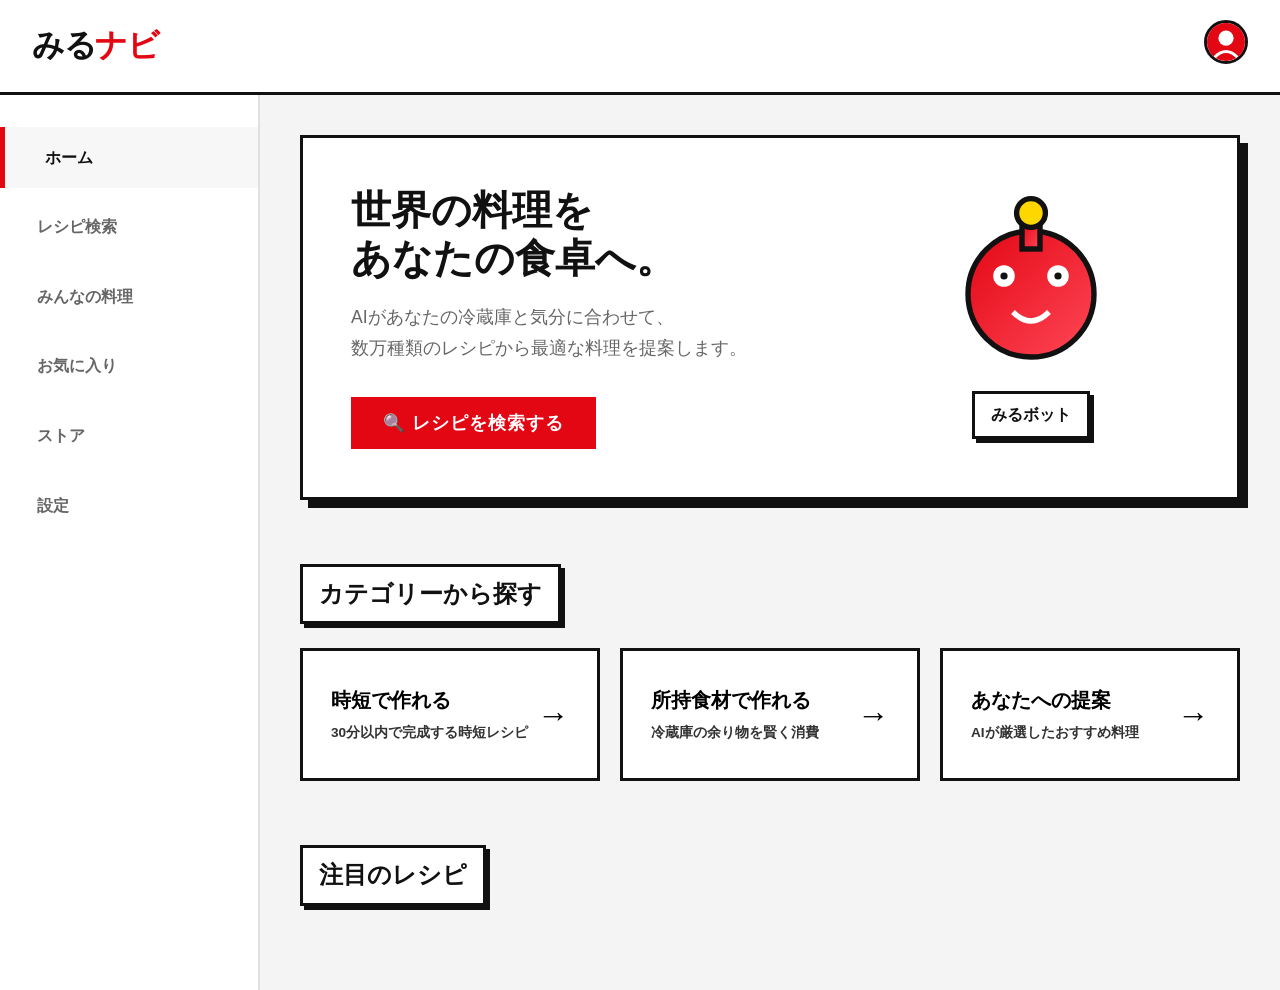
<file: frontend/index.html>
<!DOCTYPE html>
<html lang="ja">
<head>
    <meta charset="UTF-8">
    <meta name="viewport" content="width=device-width, initial-scale=1.0">
    <title>みるナビ | Miru Navi</title>
    <link rel="stylesheet" href="css/style.css">
    <script src="js/db.js"></script>

    <script src="js/app.js"></script>

</head>
<body>

    <header>
        <div class="logo" onclick="app.navigate('home')">みる<span>ナビ</span></div>
        <div class="header-right">
            <div id="user-area"></div>
        </div>
    </header>

    <!-- 左サイドバー -->
    <aside>
        <nav>
            <a class="nav-item active" onclick="app.navigate('home')">ホーム</a>
            <a class="nav-item" onclick="app.navigate('search')">レシピ検索</a>
            <a class="nav-item" onclick="app.navigate('community')">みんなの料理</a>
            <a class="nav-item" onclick="app.navigate('favorites')">お気に入り</a>
            <a class="nav-item" onclick="app.navigate('store')">ストア</a>
            <a class="nav-item" onclick="app.navigate('settings')">設定</a>
        </nav>
    </aside>

    <!-- モバイルメニュー -->
    <div class="mobile-nav">
        <a class="nav-item active" onclick="app.navigate('home')">ホーム</a>
        <a class="nav-item" onclick="app.navigate('search')">検索</a>
        <a class="nav-item" onclick="app.navigate('community')">みんな</a>
        <a class="nav-item" onclick="app.navigate('favorites')">お気に入り</a>
        <a class="nav-item" onclick="app.navigate('store')">ストア</a>
        <a class="nav-item" onclick="app.navigate('settings')">設定</a>
    </div>

    <main id="main-content"></main>

    <!-- Floating Character Widget -->
    <div class="character-container" id="character-widget" style="display: none;" onclick="app.navigate('account')">
        <div class="streak-badge" id="streak-badge">🔥 0日</div>
        <div class="character-avatar" id="char-avatar">
            <span class="character-accessory" id="char-accessory"></span>
        </div>
        <div class="status-bar">
            <div>Lv.<span id="char-level">1</span> <span id="char-name">みるボット</span></div>
            <div style="font-size: 11px; margin-top: 4px;">DP: <span id="char-dp">0</span></div>
            <div class="exp-bar">
                <div class="exp-fill" id="char-exp-bar"></div>
            </div>
        </div>
    </div>

    <!-- Auth Modal -->
    <div class="auth-modal" id="auth-modal">
        <div class="auth-box">
            <div style="text-align: right; margin-bottom: 16px;">
                <button class="btn btn-outline btn-sm" onclick="app.closeAuthModal()">×</button>
            </div>
            <div class="auth-tabs">
                <div class="auth-tab active" onclick="app.switchAuthTab('login')">ログイン</div>
                <div class="auth-tab" onclick="app.switchAuthTab('register')">新規登録</div>
            </div>
            <div id="login-form" class="auth-form active">
                <div class="form-group">
                    <label>メールアドレス または ユーザーネーム</label>
                    <input type="text" id="login-id" placeholder="user@example.com">
                </div>
                <div class="form-group">
                    <label>パスワード</label>
                    <input type="password" id="login-pass" placeholder="********">
                </div>
                <button class="btn btn-primary" style="width: 100%;" onclick="app.handleLogin()">ログイン</button>
            </div>
            <div id="register-form" class="auth-form">
                <div class="form-group">
                    <label>ユーザーネーム</label>
                    <input type="text" id="reg-name" placeholder="みるたろう">
                </div>
                <div class="form-group">
                    <label>メールアドレス</label>
                    <input type="email" id="reg-email" placeholder="user@example.com">
                </div>
                <div class="form-group">
                    <label>パスワード</label>
                    <input type="password" id="reg-pass" placeholder="8文字以上">
                </div>
                <button class="btn btn-primary" style="width: 100%;" onclick="app.handleRegister()">アカウント作成</button>
            </div>
        </div>
    </div>

    <!-- Camera Modal -->
    <div class="camera-modal" id="camera-modal">
        <div class="analysis-msg" id="analysis-msg"></div>
        <div style="position: relative; display: inline-block;">
            <video id="camera-video" autoplay playsinline></video>
            <canvas id="camera-canvas"></canvas>
            <div class="ai-scanning" id="ai-scanning"></div>
        </div>
        <div class="score-display" id="score-display">10 / 10</div>
        
        <!-- ここから追加 6/19 横田 AI判定結果を出力する部分-->
        <div class="evaluation-feedback" id="evaluation-feedback"></div>
        <!-- ここまで -->

        <div class="camera-controls">
            <button class="btn btn-accent" id="btn-capture" onclick="app.capturePhoto()">📷 撮影する</button>
            <button class="btn btn-success" id="btn-evaluate" style="display:none; background: #2D6A4F; color: white;" onclick="app.evaluateDish()">✨ 評価する</button>
            <button class="btn btn-outline" id="btn-retry" style="display:none; color: white; border-color: white;" onclick="app.retryCamera()">🔄 もう一度撮る</button>
            <button class="btn btn-outline" id="btn-finish" style="display:none; color: white; border-color: white;" onclick="app.finishCameraFlow()">完了</button>
            <button class="btn btn-outline" id="btn-close-camera" style="color: white; border-color: white;" onclick="app.closeCamera()">キャンセル</button>
        </div>
    </div>

</body>
</html>
</file>
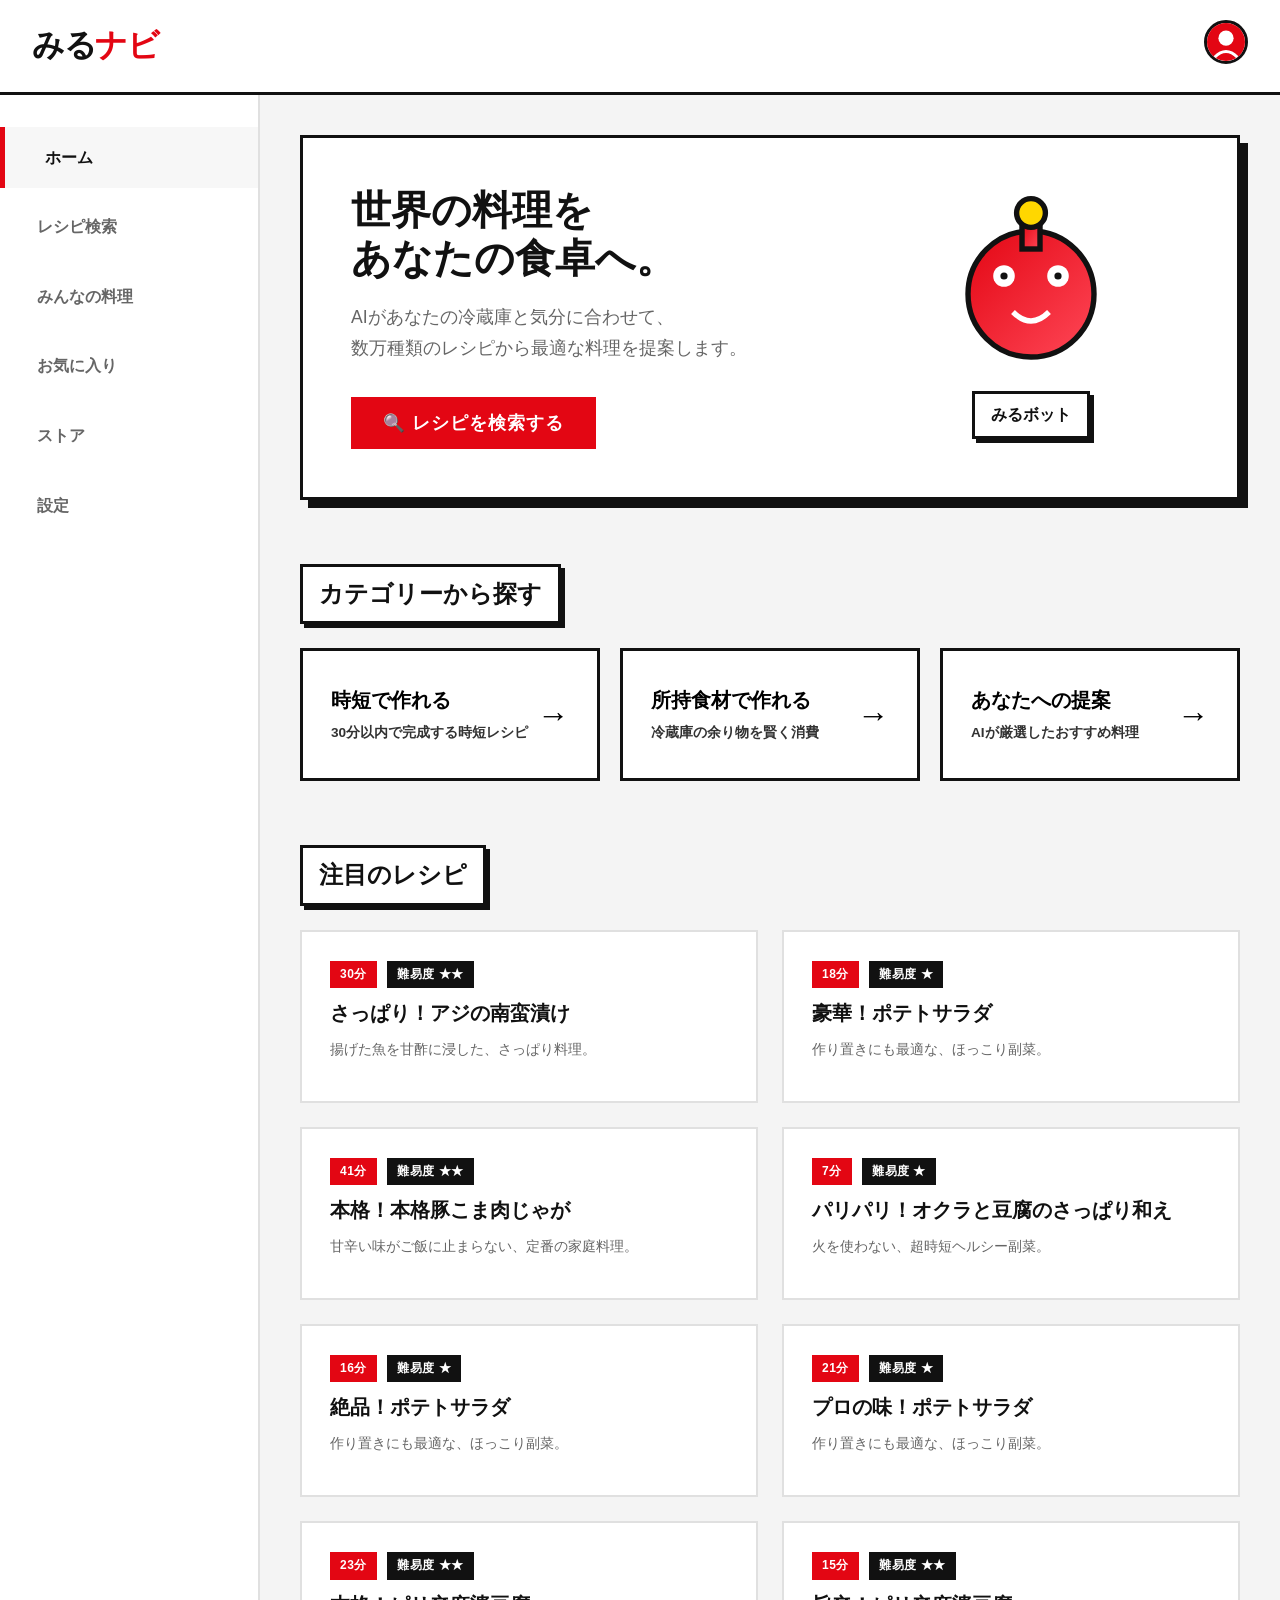
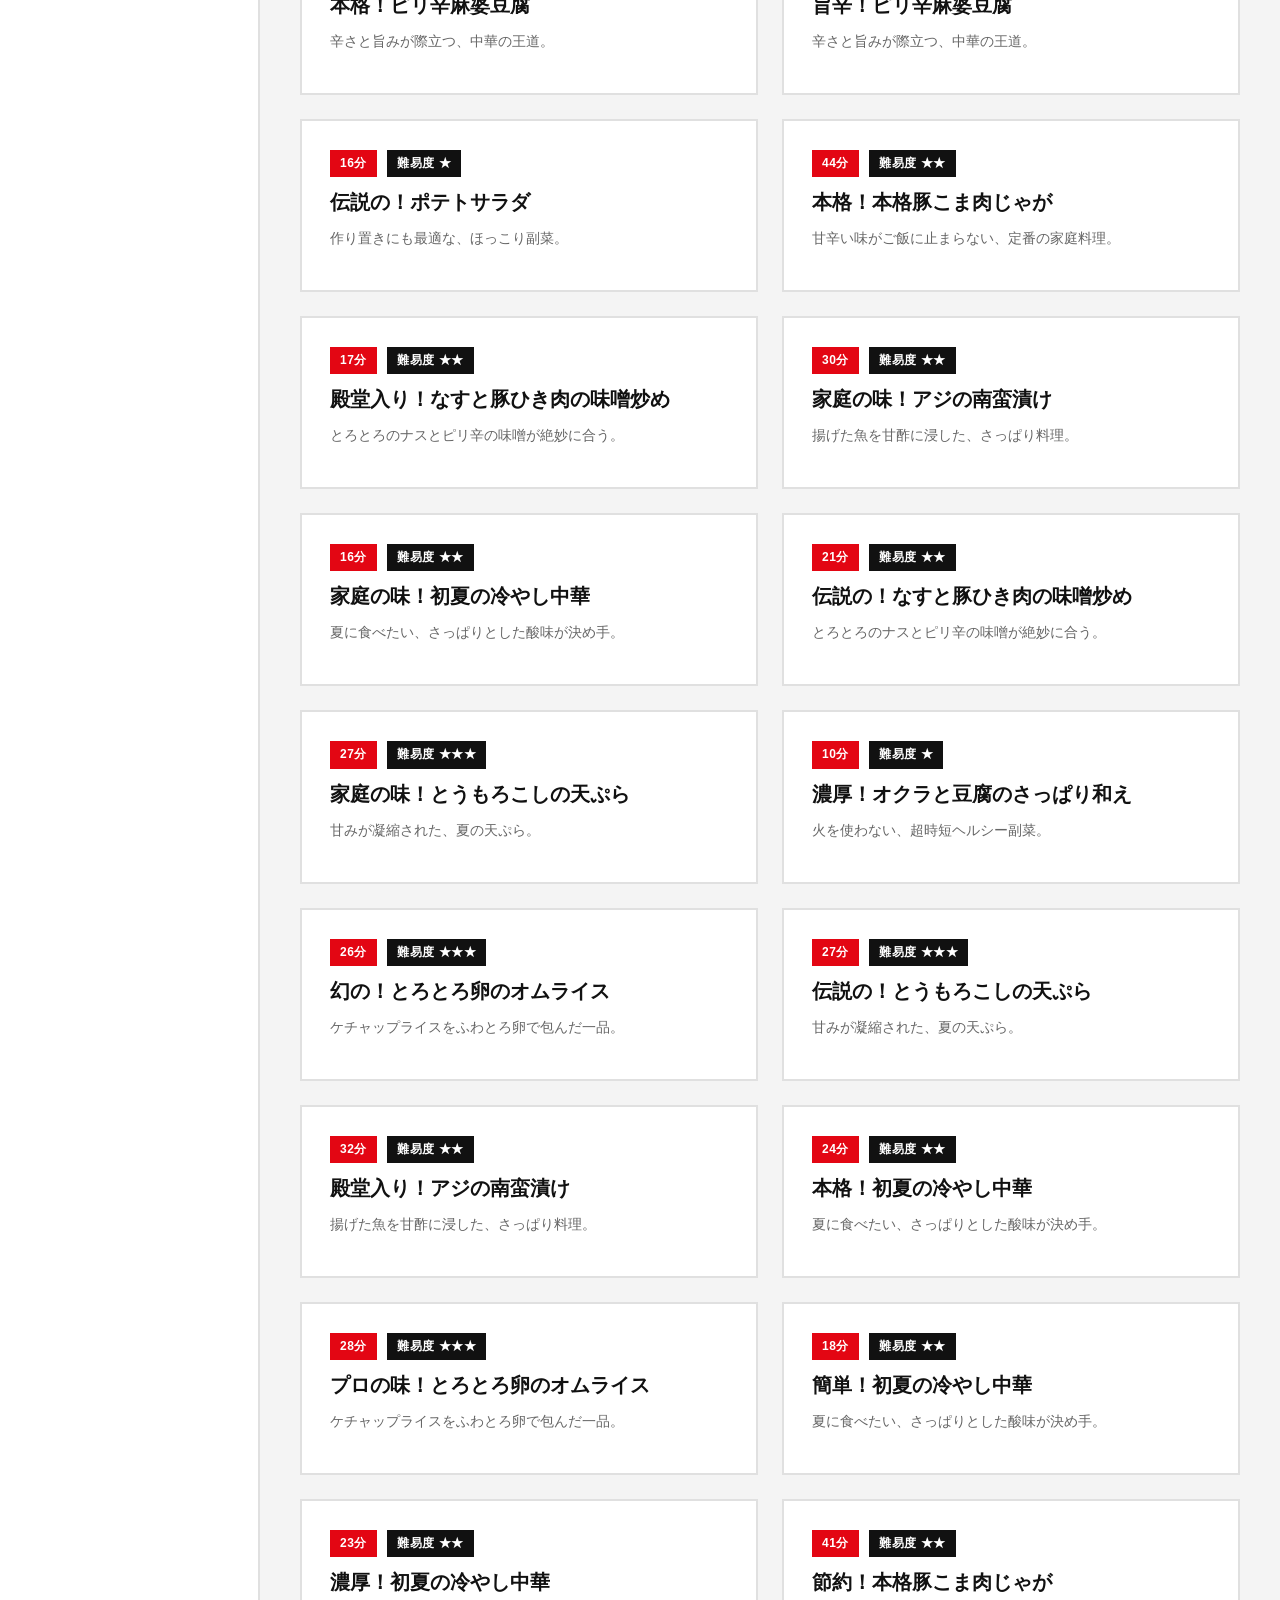
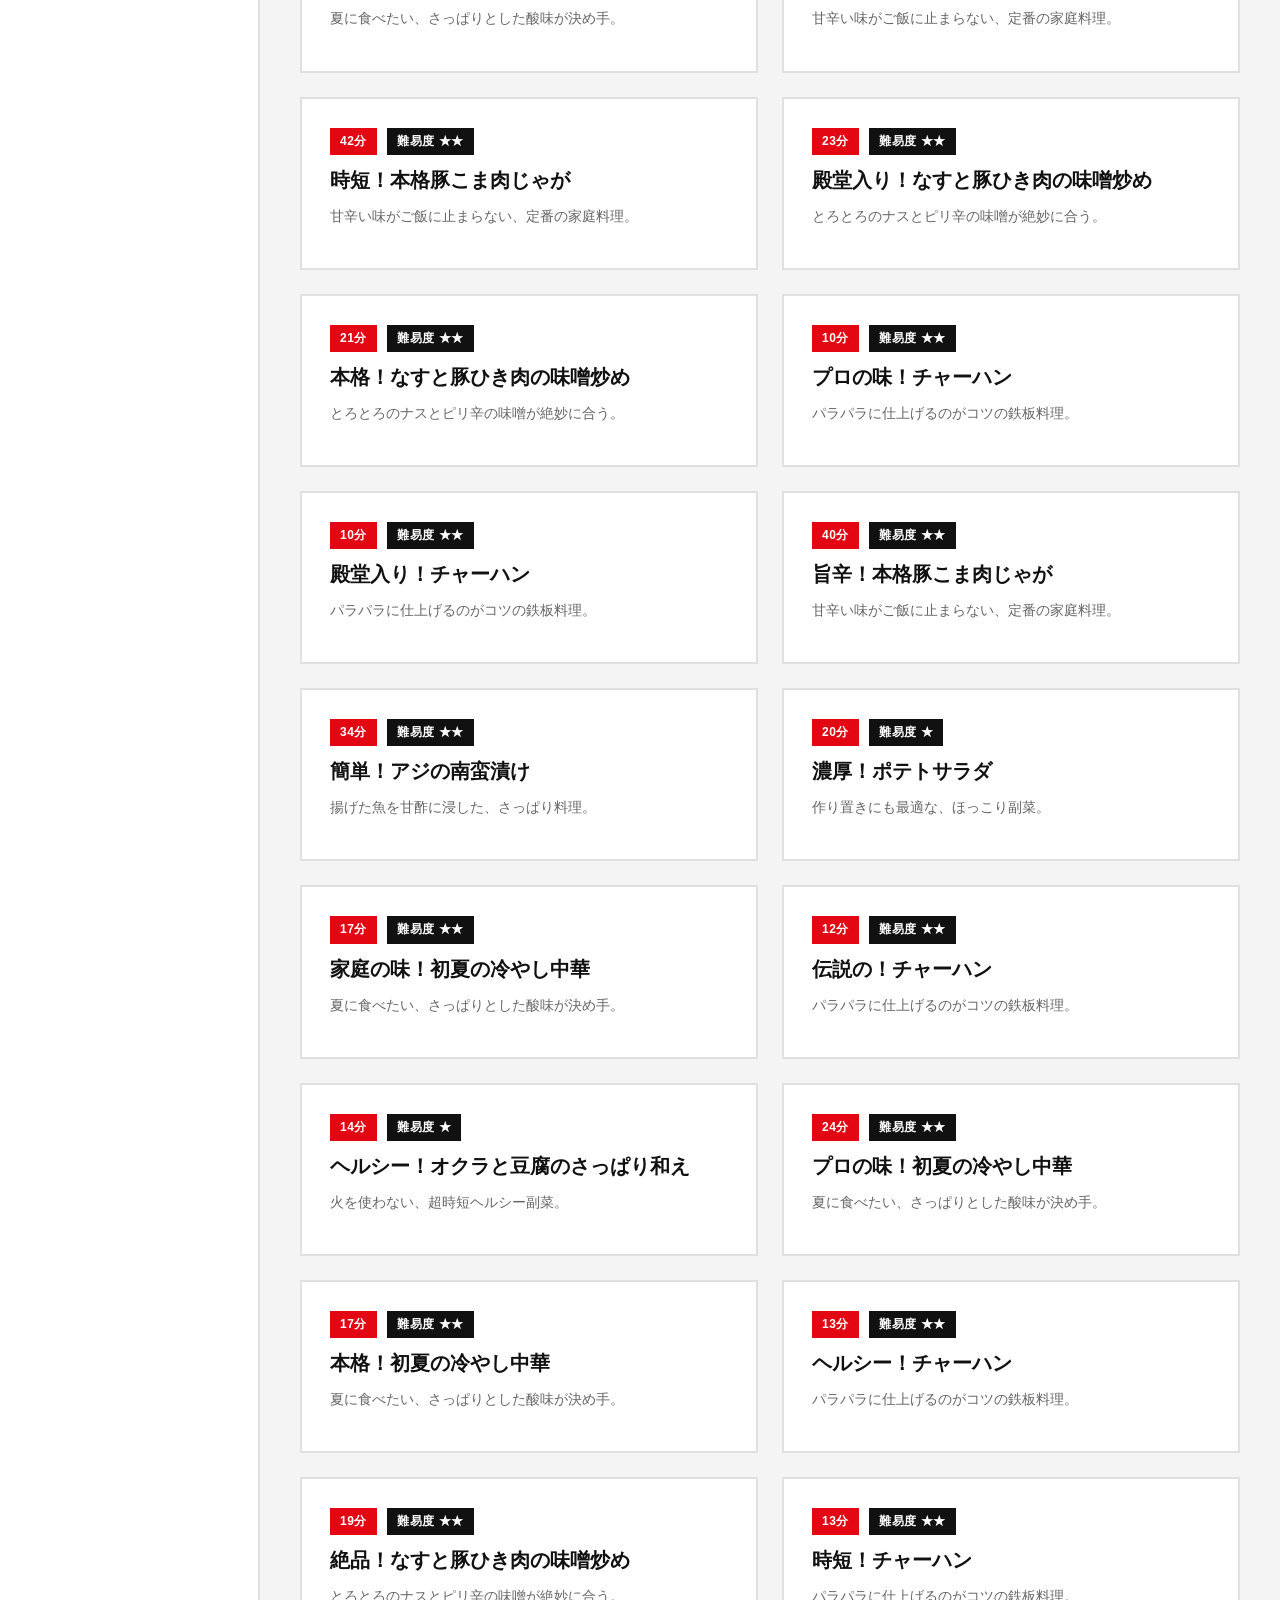
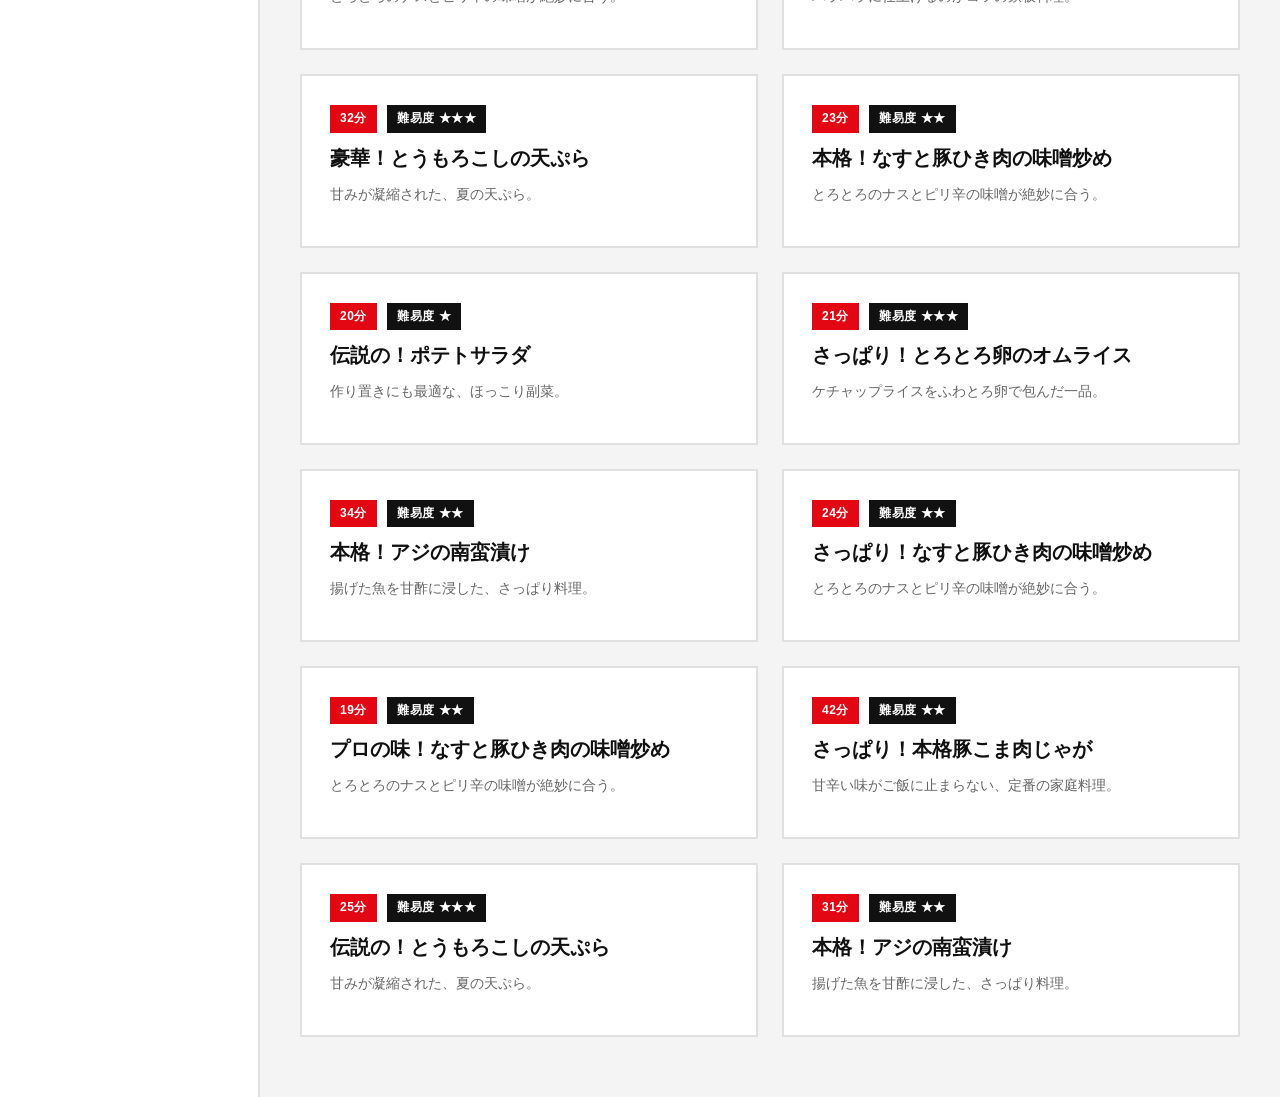
<file: frontend/原本index.html>
<!DOCTYPE html>
<html lang="ja">
<head>
    <meta charset="UTF-8">
    <meta name="viewport" content="width=device-width, initial-scale=1.0">
    <title>みるナビ | Miru Navi</title>
    <style>
        /* =========================================
           SWISS STYLE DESIGN SYSTEM (ORIGINAL)
           ========================================= */
        :root {
            --primary: #E30613;
            --bg: #F4F4F4;
            --surface: #FFFFFF;
            --text: #111111;
            --text-secondary: #666666;
            --border: #E0E0E0;
            --grid-gap: 24px;
            --font-main: "Helvetica Neue", Helvetica, Arial, sans-serif;
            --font-size-base: 16px;
        }

        * { box-sizing: border-box; margin: 0; padding: 0; }
        
        body {
            font-family: var(--font-main);
            font-size: var(--font-size-base);
            background-color: var(--bg);
            color: var(--text);
            line-height: 1.6;
            display: grid;
            grid-template-rows: auto 1fr;
            grid-template-columns: 260px 1fr;
            grid-template-areas: 
                "header header"
                "sidebar main";
            min-height: 100vh;
        }

        /* Header */
        header {
            grid-area: header;
            background: var(--surface);
            border-bottom: 3px solid var(--text);
            padding: 20px 32px;
            display: flex;
            justify-content: space-between;
            align-items: center;
            position: sticky;
            top: 0;
            z-index: 100;
        }

        .logo {
            font-size: 32px;
            font-weight: 900;
            letter-spacing: -1.5px;
            text-transform: uppercase;
            cursor: pointer;
        }
        .logo span { color: var(--primary); }

        .header-right { display: flex; align-items: center; gap: 16px; }

        .btn {
            background: var(--text);
            color: var(--surface);
            border: none;
            padding: 12px 28px;
            font-size: 14px;
            font-weight: 700;
            cursor: pointer;
            text-transform: uppercase;
            letter-spacing: 1px;
            transition: all 0.2s;
        }
        .btn:hover { background: var(--primary); }
        .btn-primary { background: var(--primary); color: var(--surface); }
        .btn-primary:hover { filter: brightness(1.1); }
        .btn-outline {
            background: transparent;
            color: var(--text);
            border: 2px solid var(--text);
        }
        .btn-outline:hover { background: var(--text); color: var(--surface); }
        .btn:disabled { opacity: 0.4; cursor: not-allowed; transform: none;}
        .btn-sm { padding: 8px 16px; font-size: 12px; }
        .btn-danger { background: #FF4757; color: white; }

        .user-icon {
            width: 44px;
            height: 44px;
            border-radius: 50%;
            background: var(--surface);
            cursor: pointer;
            object-fit: cover;
            border: 3px solid var(--text);
            transition: transform 0.2s;
        }
        .user-icon:hover {
            transform: scale(1.1);
            border-color: var(--primary);
        }

        /* Sidebar */
        aside {
            grid-area: sidebar;
            background: var(--surface);
            border-right: 2px solid var(--border);
            padding: 32px 0;
        }

        .nav-item {
            display: block;
            padding: 18px 32px;
            font-size: 16px;
            font-weight: 700;
            color: var(--text-secondary);
            text-decoration: none;
            border-left: 5px solid transparent;
            cursor: pointer;
            transition: all 0.2s;
            margin-bottom: 8px;
        }
        .nav-item:hover, .nav-item.active {
            color: var(--text);
            border-left-color: var(--primary);
            background: rgba(0,0,0,0.03);
            padding-left: 40px;
        }

        /* Main Content */
        main {
            grid-area: main;
            padding: 40px;
            overflow-y: auto;
            position: relative;
        }

        .view { display: none; animation: fadeIn 0.3s ease-out; }
        .view.active { display: block; }
        @keyframes fadeIn { from { opacity: 0; transform: translateY(10px); } to { opacity: 1; transform: translateY(0); } }

        h1 {
            font-size: 3.5rem;
            font-weight: 900;
            margin-bottom: 40px;
            letter-spacing: -2px;
            line-height: 1.1;
        }

        /* Hero Section */
        .hero-section {
            display: grid;
            grid-template-columns: 1.2fr 0.8fr;
            gap: 48px;
            align-items: center;
            margin-bottom: 64px;
            padding: 48px;
            background: var(--surface);
            border: 3px solid var(--text);
            box-shadow: 8px 8px 0px var(--text);
            position: relative;
        }
        .hero-text h2 {
            font-size: 2.5rem;
            font-weight: 900;
            margin-bottom: 20px;
            line-height: 1.2;
        }
        .hero-text p {
            font-size: 1.1rem;
            color: var(--text-secondary);
            margin-bottom: 32px;
            line-height: 1.8;
        }
        .hero-character {
            display: flex;
            flex-direction: column;
            align-items: center;
            justify-content: center;
        }
        .big-avatar {
            width: 180px;
            height: 180px;
            animation: float 6s ease-in-out infinite;
        }
        .big-avatar svg { width: 100%; height: 100%; }
        @keyframes float {
            0%, 100% { transform: translateY(0); }
            50% { transform: translateY(-12px); }
        }
        @keyframes blink {
            0%, 90%, 100% { transform: scaleY(1); }
            95% { transform: scaleY(0.1); }
        }
        .char-eye { transform-origin: center; animation: blink 4s infinite; }

        /* Seasonal Carousel */
        .seasonal-section {
            margin-bottom: 64px;
            padding: 32px;
            background: var(--surface);
            border: 3px solid var(--text);
            box-shadow: 6px 6px 0px var(--text);
        }
        .seasonal-title {
            font-size: 1.5rem;
            font-weight: 900;
            margin-bottom: 24px;
            display: flex;
            align-items: center;
            gap: 12px;
            color: var(--text);
            text-transform: uppercase;
            letter-spacing: 1px;
        }
        .seasonal-carousel {
            display: flex;
            overflow-x: auto;
            gap: 20px;
            padding-bottom: 16px;
            scroll-snap-type: x mandatory;
        }
        .seasonal-card {
            min-width: 280px;
            background: var(--bg);
            border: 2px solid var(--text);
            padding: 24px;
            scroll-snap-align: start;
            cursor: pointer;
            transition: all 0.2s;
        }
        .seasonal-card:hover {
            transform: translateY(-4px);
            background: var(--primary);
            color: var(--surface);
            box-shadow: 4px 4px 0px var(--text);
        }
        .seasonal-card h4 { font-size: 1.2rem; font-weight: 900; margin-bottom: 8px; }
        .seasonal-card p { font-size: 0.9rem; opacity: 0.9; }

        /* Recipe Grid */
        .recipe-grid {
            display: grid;
            grid-template-columns: repeat(auto-fill, minmax(320px, 1fr));
            gap: var(--grid-gap);
        }

        .recipe-card {
            background: var(--surface);
            border: 2px solid var(--border);
            padding: 28px;
            cursor: pointer;
            transition: all 0.2s;
        }
        .recipe-card:hover {
            transform: translateY(-6px);
            box-shadow: 8px 8px 0px var(--text);
            border-color: var(--text);
        }
        .recipe-card h3 { font-size: 1.25rem; font-weight: 900; margin-bottom: 12px; line-height: 1.3; }
        .recipe-card p { font-size: 0.9rem; color: var(--text-secondary); margin-bottom: 12px; }
        .tag {
            display: inline-block;
            background: var(--text);
            color: var(--surface);
            font-size: 0.75rem;
            font-weight: 700;
            padding: 4px 10px;
            margin-right: 6px;
            text-transform: uppercase;
            letter-spacing: 0.5px;
        }
        .tag.time { background: var(--primary); }
        .tag.match { background: #2D6A4F; }
        .tag.season { background: #FF8C00; }

        /* Categories */
        .search-categories {
            display: grid;
            grid-template-columns: repeat(auto-fit, minmax(280px, 1fr));
            gap: 20px;
            margin-bottom: 64px;
        }
        .cat-btn {
            padding: 36px 28px;
            background: var(--surface);
            border: 3px solid var(--text);
            font-size: 1.25rem;
            font-weight: 900;
            cursor: pointer;
            text-align: left;
            position: relative;
            transition: all 0.2s;
            text-transform: uppercase;
        }
        .cat-btn::after {
            content: '→';
            position: absolute;
            right: 28px;
            top: 50%;
            transform: translateY(-50%);
            font-size: 32px;
            font-weight: 900;
        }
        .cat-btn:hover {
            background: var(--text);
            color: var(--surface);
            box-shadow: 6px 6px 0px var(--primary);
        }
        .cat-btn small {
            display: block;
            font-size: 0.85rem;
            font-weight: 700;
            margin-top: 10px;
            text-transform: none;
            opacity: 0.8;
        }

        /* Forms */
        .form-group { margin-bottom: 28px; }
        .form-group label {
            display: block;
            font-size: 0.8rem;
            font-weight: 900;
            text-transform: uppercase;
            margin-bottom: 10px;
            color: var(--text);
            letter-spacing: 1px;
        }
        .form-group input, .form-group textarea, .form-group select {
            width: 100%;
            padding: 16px;
            border: 2px solid var(--border);
            font-family: var(--font-main);
            font-size: 1rem;
            background: var(--surface);
            color: var(--text);
            transition: border-color 0.2s;
        }
        .form-group input:focus, .form-group textarea:focus, .form-group select:focus {
            outline: none;
            border-color: var(--primary);
        }

        .ingredient-row {
            display: flex;
            gap: 12px;
            margin-bottom: 12px;
            align-items: center;
        }
        .ingredient-row input:first-child { flex: 2; }
        .ingredient-row input:last-of-type { flex: 1; }

        /* Auth Modal */
        .auth-modal {
            display: none;
            position: fixed;
            top: 0; left: 0; width: 100%; height: 100%;
            background: rgba(0,0,0,0.8);
            z-index: 1000;
            align-items: center;
            justify-content: center;
        }
        .auth-modal.active { display: flex; }
        .auth-box {
            background: var(--surface);
            padding: 48px;
            width: 100%;
            max-width: 500px;
            border: 3px solid var(--text);
            box-shadow: 12px 12px 0px var(--primary);
        }
        .auth-tabs {
            display: flex;
            border-bottom: 3px solid var(--border);
            margin-bottom: 32px;
        }
        .auth-tab {
            flex: 1;
            padding: 16px;
            text-align: center;
            font-weight: 900;
            cursor: pointer;
            border-bottom: 4px solid transparent;
            font-size: 1.1rem;
            color: var(--text-secondary);
            text-transform: uppercase;
            letter-spacing: 1px;
        }
        .auth-tab.active {
            border-bottom-color: var(--primary);
            color: var(--primary);
        }
        .auth-form { display: none; }
        .auth-form.active { display: block; }

        /* Character Widget */
        .character-container {
            position: fixed;
            bottom: 32px;
            right: 32px;
            width: 160px;
            text-align: center;
            z-index: 50;
            cursor: pointer;
        }
        .character-avatar {
            width: 110px;
            height: 110px;
            background: var(--surface);
            border: 4px solid var(--text);
            border-radius: 50%;
            margin: 0 auto 8px;
            display: flex;
            align-items: center;
            justify-content: center;
            position: relative;
            box-shadow: 6px 6px 0px var(--text);
            transition: transform 0.2s;
            overflow: hidden;
        }
        .character-avatar svg { width: 80%; height: 80%; }
        .character-container:hover .character-avatar { 
            transform: scale(1.05); 
            border-color: var(--primary);
        }
        .character-accessory {
            position: absolute;
            top: 0px;
            right: 0px;
            font-size: 32px;
        }
        .streak-badge {
            background: var(--primary);
            color: var(--surface);
            font-weight: 900;
            padding: 6px 16px;
            border: 3px solid var(--text);
            font-size: 14px;
            margin-bottom: 8px;
            display: inline-block;
            text-transform: uppercase;
            letter-spacing: 1px;
        }
        .status-bar {
            background: var(--surface);
            border: 3px solid var(--text);
            padding: 12px;
            font-size: 13px;
            font-weight: 900;
            box-shadow: 4px 4px 0px var(--text);
            text-transform: uppercase;
            letter-spacing: 0.5px;
        }
        .exp-bar {
            height: 10px;
            background: var(--border);
            margin-top: 8px;
            position: relative;
            border: 2px solid var(--text);
        }
        .exp-fill {
            height: 100%;
            background: var(--primary);
            width: 0%;
            transition: width 0.5s;
        }

        /* Camera Modal */
        .camera-modal {
            display: none;
            position: fixed;
            top: 0; left: 0; width: 100%; height: 100%;
            background: var(--text);
            z-index: 1000;
            align-items: center;
            justify-content: center;
            flex-direction: column;
        }
        .camera-modal.active { display: flex; }
        #camera-video, #camera-canvas {
            max-width: 80%;
            max-height: 65vh;
            border: 4px solid var(--surface);
            background: #000;
        }
        #camera-canvas { display: none; }
        .camera-controls {
            margin-top: 32px;
            display: flex;
            gap: 20px;
            flex-wrap: wrap;
            justify-content: center;
        }
        .score-display {
            font-size: 120px;
            font-weight: 900;
            color: var(--primary);
            margin-bottom: 24px;
            display: none;
            text-shadow: 4px 4px 0px var(--surface);
        }
        .analysis-msg {
            color: var(--surface);
            font-size: 1.2rem;
            font-weight: 900;
            margin-bottom: 16px;
            text-align: center;
            max-width: 80%;
            background: var(--primary);
            padding: 16px 32px;
            border: 3px solid var(--surface);
            text-transform: uppercase;
            letter-spacing: 2px;
        }
        .ai-scanning {
            position: absolute;
            top: 0; left: 0; width: 100%; height: 100%;
            background: repeating-linear-gradient(
                0deg,
                rgba(227, 6, 19, 0.1),
                rgba(227, 6, 19, 0.1) 2px,
                transparent 2px,
                transparent 8px
            );
            border: 4px solid var(--primary);
            display: none;
            pointer-events: none;
        }
        .ai-scanning::after {
            content: 'AI ANALYZING...';
            position: absolute;
            top: 50%; left: 50%;
            transform: translate(-50%, -50%);
            color: var(--primary);
            font-weight: 900;
            font-size: 24px;
            letter-spacing: 4px;
            animation: pulse 1s infinite;
            background: var(--text);
            padding: 12px 24px;
            border: 3px solid var(--primary);
            text-transform: uppercase;
        }
        @keyframes pulse {
            0%, 100% { opacity: 1; }
            50% { opacity: 0.5; }
        }

        /* Store & Equipment */
        .store-grid, .equip-grid {
            display: grid;
            grid-template-columns: repeat(auto-fill, minmax(180px, 1fr));
            gap: 20px;
        }
        .store-item, .equip-item {
            background: var(--surface);
            border: 3px solid var(--border);
            padding: 24px;
            text-align: center;
            transition: all 0.2s;
            cursor: pointer;
        }
        .store-item:hover, .equip-item:hover { 
            transform: translateY(-4px); 
            box-shadow: 6px 6px 0px var(--text); 
            border-color: var(--text);
        }
        .store-item.owned, .equip-item.equipped { 
            border-color: var(--primary); 
            background: rgba(227, 6, 19, 0.05); 
            box-shadow: 4px 4px 0px var(--primary);
        }
        .store-item .icon, .equip-item .icon { 
            width: 64px; 
            height: 64px; 
            margin: 0 auto 12px; 
        }
        .store-item .icon svg, .equip-item .icon svg { width: 100%; height: 100%; }
        .store-item .price { font-weight: 900; color: var(--primary); margin: 12px 0; font-size: 1.2rem; }
        .equip-item .name { font-weight: 900; font-size: 0.9rem; text-transform: uppercase; letter-spacing: 1px;}

        @media (max-width: 768px) {
            body {
                grid-template-columns: 1fr;
                grid-template-areas: "header" "main";
            }
            aside { display: none; }
            .mobile-nav {
                display: flex;
                overflow-x: auto;
                padding: 16px;
                background: var(--surface);
                border-bottom: 3px solid var(--border);
                gap: 16px;
            }
            .mobile-nav .nav-item {
                padding: 10px 16px;
                border-left: none;
                border-bottom: 4px solid transparent;
                white-space: nowrap;
                font-size: 14px;
            }
            .mobile-nav .nav-item.active { border-bottom-color: var(--primary); color: var(--text); background: transparent; padding-left: 16px;}
            h1 { font-size: 2.5rem; }
            .hero-section { grid-template-columns: 1fr; text-align: center; padding: 32px; }
            .hero-character { order: -1; margin-bottom: 32px; }
            .big-avatar { width: 140px; height: 140px; }
            .character-container { bottom: 16px; right: 16px; width: 120px; }
            .character-avatar { width: 80px; height: 80px; }
            .auth-box { padding: 24px; margin: 16px; }
            .ingredient-row { flex-direction: column; align-items: stretch; }
        }
        @media (min-width: 769px) { .mobile-nav { display: none; } }
    </style>
</head>
<body>

    <header>
        <div class="logo" onclick="app.navigate('home')">みる<span>ナビ</span></div>
        <div class="header-right">
            <div id="user-area"></div>
        </div>
    </header>

    <!-- 左サイドバー：アカウント情報を削除 -->
    <aside>
        <nav>
            <a class="nav-item active" onclick="app.navigate('home')">ホーム</a>
            <a class="nav-item" onclick="app.navigate('search')">レシピ検索</a>
            <a class="nav-item" onclick="app.navigate('community')">みんなの料理</a>
            <a class="nav-item" onclick="app.navigate('favorites')">お気に入り</a>
            <a class="nav-item" onclick="app.navigate('store')">ストア</a>
            <a class="nav-item" onclick="app.navigate('settings')">設定</a>
        </nav>
    </aside>

    <!-- モバイルメニュー：アカウント情報を削除 -->
    <div class="mobile-nav">
        <a class="nav-item active" onclick="app.navigate('home')">ホーム</a>
        <a class="nav-item" onclick="app.navigate('search')">検索</a>
        <a class="nav-item" onclick="app.navigate('community')">みんな</a>
        <a class="nav-item" onclick="app.navigate('favorites')">お気に入り</a>
        <a class="nav-item" onclick="app.navigate('store')">ストア</a>
        <a class="nav-item" onclick="app.navigate('settings')">設定</a>
    </div>

    <main id="main-content"></main>

    <!-- Floating Character Widget -->
    <div class="character-container" id="character-widget" style="display: none;" onclick="app.navigate('account')">
        <div class="streak-badge" id="streak-badge">🔥 0日</div>
        <div class="character-avatar" id="char-avatar">
            <span class="character-accessory" id="char-accessory"></span>
        </div>
        <div class="status-bar">
            <div>Lv.<span id="char-level">1</span> <span id="char-name">みるボット</span></div>
            <div style="font-size: 11px; margin-top: 4px;">DP: <span id="char-dp">0</span></div>
            <div class="exp-bar">
                <div class="exp-fill" id="char-exp-bar"></div>
            </div>
        </div>
    </div>

    <!-- Auth Modal -->
    <div class="auth-modal" id="auth-modal">
        <div class="auth-box">
            <div style="text-align: right; margin-bottom: 16px;">
                <button class="btn btn-outline btn-sm" onclick="app.closeAuthModal()">×</button>
            </div>
            <div class="auth-tabs">
                <div class="auth-tab active" onclick="app.switchAuthTab('login')">ログイン</div>
                <div class="auth-tab" onclick="app.switchAuthTab('register')">新規登録</div>
            </div>
            
            <div id="login-form" class="auth-form active">
                <div class="form-group">
                    <label>メールアドレス または ユーザーネーム</label>
                    <input type="text" id="login-id" placeholder="user@example.com">
                </div>
                <div class="form-group">
                    <label>パスワード</label>
                    <input type="password" id="login-pass" placeholder="********">
                </div>
                <button class="btn btn-primary" style="width: 100%;" onclick="app.handleLogin()">ログイン</button>
            </div>

            <div id="register-form" class="auth-form">
                <div class="form-group">
                    <label>ユーザーネーム</label>
                    <input type="text" id="reg-name" placeholder="みるたろう">
                </div>
                <div class="form-group">
                    <label>メールアドレス</label>
                    <input type="email" id="reg-email" placeholder="user@example.com">
                </div>
                <div class="form-group">
                    <label>パスワード</label>
                    <input type="password" id="reg-pass" placeholder="8文字以上">
                </div>
                <button class="btn btn-primary" style="width: 100%;" onclick="app.handleRegister()">アカウント作成</button>
            </div>
        </div>
    </div>

    <!-- Camera Modal -->
    <div class="camera-modal" id="camera-modal">
        <div class="analysis-msg" id="analysis-msg"></div>
        <div style="position: relative; display: inline-block;">
            <video id="camera-video" autoplay playsinline></video>
            <canvas id="camera-canvas"></canvas>
            <div class="ai-scanning" id="ai-scanning"></div>
        </div>
        <div class="score-display" id="score-display">10 / 10</div>
        <div class="camera-controls">
            <button class="btn btn-accent" id="btn-capture" onclick="app.capturePhoto()">📷 撮影する</button>
            <button class="btn btn-success" id="btn-evaluate" style="display:none; background: #2D6A4F; color: white;" onclick="app.evaluateDish()">✨ 評価する</button>
            <button class="btn btn-outline" id="btn-retry" style="display:none; color: white; border-color: white;" onclick="app.retryCamera()">🔄 もう一度撮る</button>
            <button class="btn btn-outline" id="btn-finish" style="display:none; color: white; border-color: white;" onclick="app.finishCameraFlow()">完了</button>
            <button class="btn btn-outline" id="btn-close-camera" style="color: white; border-color: white;" onclick="app.closeCamera()">キャンセル</button>
        </div>
    </div>

    <script>
        // ============================================================
        // 基盤ファイルから継承した完全なアプリケーションロジック
        // ※システム内容は一切変更していません
        // ============================================================
        const app = {
            defaultAvatar: '[data-uri]',
            
            chars: {
                default: `<svg viewBox="0 0 100 100"><defs><linearGradient id="g1" x1="0%" y1="0%" x2="100%" y2="100%"><stop offset="0%" stop-color="#E30613"/><stop offset="100%" stop-color="#FF4757"/></linearGradient></defs><circle cx="50" cy="55" r="35" fill="url(#g1)" stroke="#111" stroke-width="3"/><circle class="char-eye" cx="35" cy="45" r="6" fill="white"/><circle class="char-eye" cx="65" cy="45" r="6" fill="white"/><circle cx="35" cy="45" r="2" fill="#111"/><circle cx="65" cy="45" r="2" fill="#111"/><path d="M 40 65 Q 50 75 60 65" stroke="white" stroke-width="3" fill="none"/><rect x="45" y="15" width="10" height="15" fill="url(#g1)" stroke="#111" stroke-width="3"/><circle cx="50" cy="10" r="8" fill="#FFD700" stroke="#111" stroke-width="3"/></svg>`,
                cat: `<svg viewBox="0 0 100 100"><defs><linearGradient id="g2" x1="0%" y1="0%" x2="100%" y2="100%"><stop offset="0%" stop-color="#FFD700"/><stop offset="100%" stop-color="#FFA500"/></linearGradient></defs><path d="M 20 40 L 30 15 L 50 35 L 70 15 L 80 40 Q 90 70 50 85 Q 10 70 20 40" fill="url(#g2)" stroke="#111" stroke-width="3"/><circle class="char-eye" cx="35" cy="45" r="6" fill="white"/><circle class="char-eye" cx="65" cy="45" r="6" fill="white"/><circle cx="35" cy="45" r="2" fill="#111"/><circle cx="65" cy="45" r="2" fill="#111"/><path d="M 45 60 Q 50 65 55 60" stroke="#111" stroke-width="2" fill="none"/><path d="M 30 55 L 20 50 M 70 55 L 80 50" stroke="#111" stroke-width="2"/></svg>`,
                bear: `<svg viewBox="0 0 100 100"><defs><linearGradient id="g3" x1="0%" y1="0%" x2="100%" y2="100%"><stop offset="0%" stop-color="#A0522D"/><stop offset="100%" stop-color="#8B4513"/></linearGradient></defs><circle cx="25" cy="25" r="15" fill="url(#g3)" stroke="#111" stroke-width="3"/><circle cx="75" cy="25" r="15" fill="url(#g3)" stroke="#111" stroke-width="3"/><circle cx="50" cy="55" r="35" fill="url(#g3)" stroke="#111" stroke-width="3"/><circle class="char-eye" cx="35" cy="45" r="5" fill="#111"/><circle class="char-eye" cx="65" cy="45" r="5" fill="#111"/><ellipse cx="50" cy="60" rx="12" ry="8" fill="#F4A460" stroke="#111" stroke-width="3"/><circle cx="50" cy="58" r="4" fill="#111"/></svg>`,
                dog: `<svg viewBox="0 0 100 100"><defs><linearGradient id="g4" x1="0%" y1="0%" x2="100%" y2="100%"><stop offset="0%" stop-color="#D2691E"/><stop offset="100%" stop-color="#A0522D"/></linearGradient></defs><path d="M 20 30 Q 10 50 20 70 L 30 60 Q 50 80 70 60 L 80 70 Q 90 50 80 30 Q 50 10 20 30" fill="url(#g4)" stroke="#111" stroke-width="3"/><circle class="char-eye" cx="35" cy="40" r="5" fill="white"/><circle class="char-eye" cx="65" cy="40" r="5" fill="white"/><circle cx="35" cy="40" r="2" fill="#111"/><circle cx="65" cy="40" r="2" fill="#111"/><ellipse cx="50" cy="55" rx="10" ry="8" fill="#111"/><path d="M 45 65 Q 50 70 55 65" stroke="white" stroke-width="2" fill="none"/></svg>`,
                rabbit: `<svg viewBox="0 0 100 100"><defs><linearGradient id="g5" x1="0%" y1="0%" x2="100%" y2="100%"><stop offset="0%" stop-color="#FFFFFF"/><stop offset="100%" stop-color="#E0E0E0"/></linearGradient></defs><ellipse cx="30" cy="25" rx="10" ry="25" fill="url(#g5)" stroke="#111" stroke-width="3"/><ellipse cx="70" cy="25" rx="10" ry="25" fill="url(#g5)" stroke="#111" stroke-width="3"/><circle cx="50" cy="55" r="35" fill="url(#g5)" stroke="#111" stroke-width="3"/><circle class="char-eye" cx="35" cy="45" r="5" fill="#E30613"/><circle class="char-eye" cx="65" cy="45" r="5" fill="#E30613"/><circle cx="50" cy="55" r="4" fill="#E30613"/><path d="M 45 65 Q 50 70 55 65" stroke="#E30613" stroke-width="2" fill="none"/></svg>`
            },

            state: {
                currentUser: null,
                recipes: [],
                displayedCount: 0,
                currentFilter: 'all',
                currentView: 'home',
                stream: null
            },

            ingredientAliases: {
                "じゃがいも": ["じゃがいも", "馬鈴薯", "ポテト", "いも"],
                "たまねぎ": ["たまねぎ", "玉ねぎ", "タマネギ", "オニオン"],
                "にんじん": ["にんじん", "人参", "キャロット"],
                "ねぎ": ["ねぎ", "長ねぎ", "青ねぎ", "ネギ"],
                "しめじ": ["しめじ", "シメジ"],
                "えのき": ["えのき", "エノキ", "えのきだけ"],
                "まいたけ": ["まいたけ", "マイタケ"],
                "ピーマン": ["ピーマン", "ぴーまん", "まんさい"],
                "トマト": ["トマト", "とまと"],
                "キャベツ": ["キャベツ", "きゃべつ"],
                "レタス": ["レタス", "れたす"],
                "豚肉": ["豚肉", "豚", "ぶたにく", "ポーク"],
                "牛肉": ["牛肉", "牛", "ぎゅうにく", "ビーフ"],
                "鶏肉": ["鶏肉", "鶏", "とりにく", "チキン"],
                "ひき肉": ["ひき肉", "合挽き肉", "合いびき肉", "ミンチ"],
                "卵": ["卵", "たまご", "玉子", "エッグ"],
                "豆腐": ["豆腐", "とうふ", "木綿豆腐", "絹ごし豆腐"],
                "米": ["米", "ごはん", "ご飯", "ライス"],
                "きゅうり": ["きゅうり", "キュウリ"],
                "なす": ["なす", "ナス", "茄子"],
                "とうもろこし": ["とうもろこし", "トウモロコシ", "コーン"],
                "オクラ": ["オクラ", "おくら"],
                "アジ": ["アジ", "あじ", "鯵"]
            },

            recipeDB: [
                { name: "本格豚こま肉じゃが", main: "豚肉", time: 40, diff: 2, desc: "甘辛い味がご飯に止まらない、定番の家庭料理。", ingredients: ["豚こま切れ肉 200g", "じゃがいも 3個", "玉ねぎ 1個", "醤油 大さじ3", "砂糖 大さじ2", "みりん 大さじ2"], steps: ["じゃがいもは乱切り、玉ねぎはくし切りにする。", "鍋に油を熱し、豚肉と玉ねぎを炒める。", "じゃがいもを加えてさらに炒める。", "調味料を加え、落し蓋をして中火で15分煮る。"] },
                { name: "とろとろ卵のオムライス", main: "卵", time: 25, diff: 3, desc: "ケチャップライスをふわとろ卵で包んだ一品。", ingredients: ["卵 3個", "ご飯 茶碗1杯", "鶏もも肉 50g", "玉ねぎ 1/4個", "ケチャップ 大さじ3"], steps: ["鶏肉と玉ねぎはみじん切りにする。", "フライパンで炒め、ご飯とケチャップを加える。", "別のフライパンで卵を半熟にし、包み込む。"] },
                { name: "初夏の冷やし中華", main: "きゅうり", time: 20, diff: 2, desc: "夏に食べたい、さっぱりとした酸味が決め手。", ingredients: ["中華麺 2玉", "ハム 4枚", "きゅうり 1本", "卵 2個", "醤油 大さじ2", "酢 大さじ3", "砂糖 大さじ2", "ごま油 大さじ1"], steps: ["中華麺を茹でて冷水で締める。", "ハムときゅうりは細切りにする。", "卵は薄焼き卵にして細切りにする。", "調味料を混ぜ合わせてタレを作り、かける。"] },
                { name: "なすと豚ひき肉の味噌炒め", main: "なす", time: 20, diff: 2, desc: "とろとろのナスとピリ辛の味噌が絶妙に合う。", ingredients: ["なす 3本", "豚ひき肉 150g", "にんにく・生姜 各1片", "味噌 大さじ2", "甜麺醤 大さじ1", "醤油 大さじ1", "砂糖 小さじ1"], steps: ["ナスは乱切りにして水にさらす。", "フライパンでナスを油で炒める。", "ひき肉とにんにく・生姜を炒め、調味料を加える。", "ナスを加えて煮込み、とろみをつける。"] },
                { name: "とうもろこしの天ぷら", main: "とうもろこし", time: 30, diff: 3, desc: "甘みが凝縮された、夏の天ぷら。", ingredients: ["とうもろこし 1本", "薄力粉 100g", "冷水 150ml", "卵黄 1個", "天つゆ 適量"], steps: ["とうもろこしは茹でて粒をそぎ落とす。", "薄力粉、冷水、卵黄をさっくり混ぜて衣を作る。", "とうもろこしに衣をつけて170度の油で揚げる。"] },
                { name: "オクラと豆腐のさっぱり和え", main: "オクラ", time: 10, diff: 1, desc: "火を使わない、超時短ヘルシー副菜。", ingredients: ["オクラ 5本", "木綿豆腐 1/2丁", "醤油 大さじ2", "ごま油 小さじ1", "かつお節 適量"], steps: ["オクラは板ずりして茹で、小口切りにする。", "豆腐は水切りをして器に盛る。", "オクラをのせ、醤油、ごま油、かつお節をかける。"] },
                { name: "アジの南蛮漬け", main: "アジ", time: 30, diff: 2, desc: "揚げた魚を甘酢に浸した、さっぱり料理。", ingredients: ["アジ 2尾", "玉ねぎ 1/2個", "パプリカ 1/2個", "酢 大さじ3", "醤油 大さじ2", "砂糖 大さじ2", "水 大さじ2"], steps: ["アジは3枚におろし、食べやすい大きさに切る。", "玉ねぎとパプリカは薄切りにし、調味料に浸す。", "アジに片栗粉をまぶし、170度の油で揚げる。", "揚げたアジを調味料に浸し、冷蔵庫で冷やす。"] },
                { name: "ピリ辛麻婆豆腐", main: "豆腐", time: 20, diff: 2, desc: "辛さと旨みが際立つ、中華の王道。", ingredients: ["木綿豆腐 1丁", "豚ひき肉 150g", "長ねぎ 1/2本", "豆瓣醤 大さじ1", "甜麺醤 大さじ1", "醤油 大さじ1", "水 150ml", "片栗粉 大さじ1"], steps: ["豆腐は2cm角に切り、塩湯でさっと茹でる。", "ひき肉を炒め、調味料を加える。", "豆腐を加えて優しく煮込む。", "水溶き片栗粉でとろみをつける。"] },
                { name: "チャーハン", main: "米", time: 15, diff: 2, desc: "パラパラに仕上げるのがコツの鉄板料理。", ingredients: ["ご飯 茶碗2杯", "卵 2個", "長ねぎ 1/2本", "ハム 2枚", "醤油 大さじ1", "塩コショウ 少々", "ごま油 大さじ1"], steps: ["卵は溶きほぐし、ねぎとハムはみじん切りにする。", "ごま油で卵を半熟にして取り出す。", "ねぎとハムを炒め、ご飯を加えてほぐす。", "卵を戻し、調味料で強火で炒め合わせる。"] },
                { name: "ポテトサラダ", main: "じゃがいも", time: 20, diff: 1, desc: "作り置きにも最適な、ほっこり副菜。", ingredients: ["じゃがいも 3個", "きゅうり 1本", "ハム 4枚", "玉ねぎ 1/4個", "マヨネーズ 大さじ4", "塩コショウ 少々"], steps: ["じゃがいもは皮をむき、柔らかくなるまで茹でてマッシュする。", "きゅうりは薄切り、ハムと玉ねぎはみじん切りにする。", "きゅうりに塩を振って水気を絞る。", "すべての材料を混ぜ合わせる。"] }
            ],

            storeItems: [
                { id: 'char_cat', name: 'みるキャット', type: 'char', price: 500, icon: 'cat' },
                { id: 'char_bear', name: 'みるベア', type: 'char', price: 800, icon: 'bear' },
                { id: 'char_dog', name: 'みるドッグ', type: 'char', price: 600, icon: 'dog' },
                { id: 'char_rabbit', name: 'みるラビット', type: 'char', price: 700, icon: 'rabbit' },
                { id: 'acc_hat', name: 'シェフ帽子', type: 'acc', price: 200, icon: '👨‍🍳' },
                { id: 'acc_glasses', name: 'サングラス', type: 'acc', price: 150, icon: '🕶️' },
                { id: 'acc_bow', name: 'リボン', type: 'acc', price: 150, icon: '🎀' },
                { id: 'acc_crown', name: '王冠', type: 'acc', price: 1000, icon: '👑' }
            ],

            init() {
                this.loadUser();
                this.generateRecipes(0, 30);
                this.render();
                this.setupInfiniteScroll();
            },

            loadUser() {
                const saved = localStorage.getItem('miruNaviCurrentUser');
                if (saved) {
                    this.state.currentUser = JSON.parse(saved);
                }
            },

            saveUser() {
                if (this.state.currentUser) {
                    localStorage.setItem('miruNaviCurrentUser', JSON.stringify(this.state.currentUser));
                    const users = JSON.parse(localStorage.getItem('miruNaviUsers') || '[]');
                    const idx = users.findIndex(u => u.email === this.state.currentUser.email);
                    if (idx !== -1) {
                        users[idx] = this.state.currentUser;
                        localStorage.setItem('miruNaviUsers', JSON.stringify(users));
                    }
                } else {
                    localStorage.removeItem('miruNaviCurrentUser');
                }
                this.updateCharacterUI();
                this.renderHeader();
            },

            normalizeIngredient(text) {
                if (!text) return "";
                let normalized = text
                    .toLowerCase()
                    .replace(/[Ａ-Ｚａ-ｚ０-９]/g, s => String.fromCharCode(s.charCodeAt(0) - 0xFEE0))
                    .replace(/[\u30a1-\u30f6]/g, s => String.fromCharCode(s.charCodeAt(0) - 0x0060))
                    .replace(/\s+/g, "")
                    .replace(/肉/g, "");
                
                for (const [standard, aliases] of Object.entries(this.ingredientAliases)) {
                    if (aliases.some(alias => normalized.includes(alias))) {
                        return standard;
                    }
                }
                return normalized;
            },

            openAuthModal() { document.getElementById('auth-modal').classList.add('active'); },
            closeAuthModal() { document.getElementById('auth-modal').classList.remove('active'); },
            switchAuthTab(tab) {
                document.querySelectorAll('.auth-tab').forEach(el => el.classList.remove('active'));
                document.querySelectorAll('.auth-form').forEach(el => el.classList.remove('active'));
                if (tab === 'login') {
                    document.querySelectorAll('.auth-tab')[0].classList.add('active');
                    document.getElementById('login-form').classList.add('active');
                } else {
                    document.querySelectorAll('.auth-tab')[1].classList.add('active');
                    document.getElementById('register-form').classList.add('active');
                }
            },
            handleRegister() {
                const name = document.getElementById('reg-name').value.trim();
                const email = document.getElementById('reg-email').value.trim();
                const pass = document.getElementById('reg-pass').value.trim();
                if (!name || !email || !pass) return alert('すべての項目を入力してください。');
                
                const users = JSON.parse(localStorage.getItem('miruNaviUsers') || '[]');
                if (users.find(u => u.email === email)) return alert('このメールアドレスは既に登録されています。');

                const newUser = {
                    name, email, password: pass, avatar: null, 
                    ingredientsList: [{name: "", amount: ""}],
                    level: 1, exp: 0, maxExp: 100, dp: 0, streak: 0, lastCookDate: null,
                    settings: { fontSize: '16px', notifications: true },
                    inventory: [], equipped: { character: 'default', accessory: null }
                };
                users.push(newUser);
                localStorage.setItem('miruNaviUsers', JSON.stringify(users));
                this.state.currentUser = newUser;
                this.saveUser();
                this.closeAuthModal();
                this.navigate('home');
                alert('アカウントを作成しました！');
            },
            handleLogin() {
                const id = document.getElementById('login-id').value.trim();
                const pass = document.getElementById('login-pass').value.trim();
                const users = JSON.parse(localStorage.getItem('miruNaviUsers') || '[]');
                const user = users.find(u => (u.email === id || u.name === id) && u.password === pass);
                if (user) {
                    this.state.currentUser = user;
                    this.saveUser();
                    this.closeAuthModal();
                    this.navigate('home');
                } else {
                    alert('メールアドレス/ユーザーネームまたはパスワードが正しくありません。');
                }
            },
            logout() {
                this.state.currentUser = null;
                this.saveUser();
                this.navigate('home');
            },

            navigate(view) {
                const restricted = ['favorites', 'store', 'account', 'settings'];
                if (restricted.includes(view) && !this.state.currentUser) {
                    alert('この機能を使用するにはログインが必要です。');
                    this.openAuthModal();
                    return;
                }
                this.state.currentView = view;
                if (view === 'home' || view === 'search' || view === 'community') {
                    if (this.state.recipes.length === 0) this.generateRecipes(0, 30);
                }
                this.render();
            },

            generateRecipes(offset, count) {
                const newRecipes = [];
                const adjectives = ['時短', '絶品', '簡単', '本格', 'ヘルシー', '節約', '豪華', 'とろとろ', 'パリパリ', '旨辛', '濃厚', 'さっぱり', '家庭の味', 'プロの味', '殿堂入り', '伝説の', '幻の'];
                for (let i = 0; i < count; i++) {
                    const base = this.recipeDB[Math.floor(Math.random() * this.recipeDB.length)];
                    const adj = adjectives[Math.floor(Math.random() * adjectives.length)];
                    const id = offset + i;
                    newRecipes.push({
                        id: id,
                        title: `${adj}！${base.name}`,
                        main: base.main,
                        time: Math.max(5, base.time + Math.floor(Math.random() * 10) - 5),
                        diff: base.diff,
                        desc: base.desc,
                        ingredients: base.ingredients,
                        steps: base.steps
                    });
                }
                this.state.recipes = [...this.state.recipes, ...newRecipes];
                this.state.displayedCount += count;
            },

            setupInfiniteScroll() {
                const observer = new IntersectionObserver((entries) => {
                    if (entries[0].isIntersecting && ['home', 'search', 'community'].includes(this.state.currentView)) {
                        this.generateRecipes(this.state.displayedCount, 20);
                        this.renderRecipeList();
                    }
                }, { threshold: 0.1 });
                const sentinel = document.createElement('div');
                sentinel.id = 'scroll-sentinel';
                sentinel.style.height = '20px';
                document.getElementById('main-content').appendChild(sentinel);
                observer.observe(sentinel);
            },

            render() {
                this.renderHeader();
                const main = document.getElementById('main-content');
                main.innerHTML = '';
                switch(this.state.currentView) {
                    case 'home': this.renderHome(main); break;
                    case 'search': this.renderSearch(main); break;
                    case 'community': this.renderCommunity(main); break;
                    case 'favorites': this.renderFavorites(main); break;
                    case 'store': this.renderStore(main); break;
                    case 'account': this.renderAccount(main); break;
                    case 'settings': this.renderSettings(main); break;
                    case 'recipe-detail': this.renderRecipeDetail(main); break;
                }
            },

            // 右上アイコンのクリック先をアカウント情報に設定
            renderHeader() {
                const area = document.getElementById('user-area');
                const charWidget = document.getElementById('character-widget');
                
                const avatarSrc = this.state.currentUser?.avatar || this.defaultAvatar;
                // ログイン済みならアカウント情報へ、未ログインならログインモーダルを開く
                area.innerHTML = `<img src="${avatarSrc}" class="user-icon" onclick="${this.state.currentUser ? "app.navigate('account')" : "app.openAuthModal()"}" title="${this.state.currentUser ? 'アカウント情報' : 'ログイン'}">`;
                
                if (this.state.currentUser) {
                    charWidget.style.display = 'block';
                } else {
                    charWidget.style.display = 'none';
                }
            },

            renderHome(container) {
                const u = this.state.currentUser;
                const charKey = u?.equipped?.character === 'char_cat' ? 'cat' : (u?.equipped?.character === 'char_bear' ? 'bear' : (u?.equipped?.character === 'char_dog' ? 'dog' : (u?.equipped?.character === 'char_rabbit' ? 'rabbit' : 'default')));
                const accEmoji = u?.equipped?.accessory === 'acc_hat' ? '👨‍🍳' : (u?.equipped?.accessory === 'acc_glasses' ? '🕶️' : (u?.equipped?.accessory === 'acc_bow' ? '🎀' : (u?.equipped?.accessory === 'acc_crown' ? '👑' : '')));
                
                const currentMonth = new Date().getMonth() + 1;
                let seasonalName = "春";
                let seasonalIngredients = ["たけのこ", "いちご", "キャベツ"];
                if (currentMonth >= 6 && currentMonth <= 8) {
                    seasonalName = "初夏・夏";
                    seasonalIngredients = ["きゅうり", "なす", "とうもろこし", "オクラ", "アジ", "トマト"];
                } else if (currentMonth >= 9 && currentMonth <= 11) {
                    seasonalName = "秋";
                    seasonalIngredients = ["さつまいも", "かぼちゃ", "さんま", "きのこ"];
                } else if (currentMonth >= 12 || currentMonth <= 2) {
                    seasonalName = "冬";
                    seasonalIngredients = ["大根", "白菜", "ぶり", "みかん"];
                }

                const seasonalRecipes = this.recipeDB.filter(r => 
                    seasonalIngredients.some(si => r.ingredients.some(ing => ing.includes(si)))
                ).slice(0, 5);

                let seasonalHtml = '';
                if (seasonalRecipes.length > 0) {
                    seasonalHtml = `
                        <div class="seasonal-section">
                            <div class="seasonal-title">🌿 今が旬！${seasonalName}の食材を使ったレシピ</div>
                            <div class="seasonal-carousel">
                                ${seasonalRecipes.map(r => `
                                    <div class="seasonal-card" onclick="app.openRecipe(app.recipeDB.find(x => x.name === '${r.name}'))">
                                        <span class="tag season">旬</span>
                                        <h4>${r.name}</h4>
                                        <p>${r.desc}</p>
                                    </div>
                                `).join('')}
                            </div>
                        </div>
                    `;
                }

                container.innerHTML = `
                    <div class="hero-section">
                        <div class="hero-text">
                            <h2>世界の料理を<br>あなたの食卓へ。</h2>
                            <p>AIがあなたの冷蔵庫と気分に合わせて、<br>数万種類のレシピから最適な料理を提案します。</p>
                            <button class="btn btn-primary" onclick="app.navigate('search')" style="font-size: 1.1rem; padding: 14px 32px;">🔍 レシピを検索する</button>
                        </div>
                        <div class="hero-character">
                            <div class="big-avatar">
                                ${this.chars[charKey]}
                            </div>
                            <p style="margin-top: 16px; font-weight: 900; color: var(--text); font-size: 1rem; background: var(--accent); padding: 8px 16px; border: 3px solid var(--text); box-shadow: 4px 4px 0px var(--text);">
                                ${u ? u.name + 'のパートナー' : 'みるボット'}
                            </p>
                        </div>
                    </div>
                    ${seasonalHtml}
                    <h3 style="font-size:1.5rem; font-weight:900; margin-bottom:24px; border-bottom:3px solid var(--text); padding-bottom:8px; display:inline-block; background:var(--surface); padding:8px 16px; border:3px solid var(--text); box-shadow:4px 4px 0px var(--text);">カテゴリーから探す</h3>
                    <div class="search-categories">
                        <button class="cat-btn" onclick="app.filterRecipes('time')">時短で作れる<small>30分以内で完成する時短レシピ</small></button>
                        <button class="cat-btn" onclick="app.filterRecipes('inventory')">所持食材で作れる<small>冷蔵庫の余り物を賢く消費</small></button>
                        <button class="cat-btn" onclick="app.filterRecipes('recommend')">あなたへの提案<small>AIが厳選したおすすめ料理</small></button>
                    </div>
                    <h3 style="font-size:1.5rem; font-weight:900; margin-bottom:24px; border-bottom:3px solid var(--text); padding-bottom:8px; display:inline-block; background:var(--surface); padding:8px 16px; border:3px solid var(--text); box-shadow:4px 4px 0px var(--text);">注目のレシピ</h3>
                    <div id="recipe-list" class="recipe-grid"></div>
                `;
                this.renderRecipeList();
            },

            renderSearch(container) {
                container.innerHTML = `
                    <h1>レシピ検索</h1>
                    <div class="form-group">
                        <input type="text" placeholder="食材や料理名を入力..." style="font-size:1.1rem; padding:16px;" onkeyup="if(event.key==='Enter') app.filterRecipes('search', this.value)">
                    </div>
                    <div class="search-categories">
                        <button class="cat-btn" onclick="app.filterRecipes('time')">時短</button>
                        <button class="cat-btn" onclick="app.filterRecipes('inventory')">所持食材</button>
                        <button class="cat-btn" onclick="app.filterRecipes('recommend')">提案</button>
                    </div>
                    <div id="recipe-list" class="recipe-grid"></div>
                `;
                this.renderRecipeList();
            },

            renderCommunity(container) {
                container.innerHTML = `<h1>みんなの料理一覧</h1><p style="margin-bottom:24px; font-weight:700; color:var(--text-secondary);">他のユーザーが完成させた料理がここに表示されます。</p><div id="recipe-list" class="recipe-grid"></div>`;
                this.renderRecipeList();
            },

            renderFavorites(container) {
                container.innerHTML = `<h1>お気に入りレシピ</h1><p style="color:var(--text-secondary);">保存したレシピはまだありません。</p>`;
            },

            renderAccount(container) {
                const u = this.state.currentUser;
                const charKey = u.equipped.character === 'char_cat' ? 'cat' : (u.equipped.character === 'char_bear' ? 'bear' : (u.equipped.character === 'char_dog' ? 'dog' : (u.equipped.character === 'char_rabbit' ? 'rabbit' : 'default')));
                
                let equipHtml = '<h4 style="margin:24px 0 12px; font-weight:900; font-size:1rem; background:var(--text); color:var(--surface); display:inline-block; padding:6px 12px;">キャラクター</h4><div class="equip-grid" style="margin-bottom:24px;">';
                equipHtml += `<div class="equip-item ${u.equipped.character === 'default' ? 'equipped' : ''}" onclick="app.equipItem('char', 'default')"><div class="icon">${this.chars.default}</div><div class="name">デフォルト</div></div>`;
                ['char_cat','char_bear','char_dog','char_rabbit'].forEach(id => {
                    const item = this.storeItems.find(i => i.id === id);
                    if (u.inventory.includes(id)) {
                        equipHtml += `<div class="equip-item ${u.equipped.character === id ? 'equipped' : ''}" onclick="app.equipItem('char', '${id}')"><div class="icon">${this.chars[item.icon]}</div><div class="name">${item.name}</div></div>`;
                    }
                });
                equipHtml += '</div>';

                equipHtml += '<h4 style="margin:24px 0 12px; font-weight:900; font-size:1rem; background:var(--text); color:var(--surface); display:inline-block; padding:6px 12px;">アクセサリー</h4><div class="equip-grid">';
                equipHtml += `<div class="equip-item ${u.equipped.accessory === null ? 'equipped' : ''}" onclick="app.equipItem('acc', null)"><div class="icon" style="font-size:36px; display:flex; align-items:center; justify-content:center;">❌</div><div class="name">なし</div></div>`;
                ['acc_hat','acc_glasses','acc_bow','acc_crown'].forEach(id => {
                    const item = this.storeItems.find(i => i.id === id);
                    if (u.inventory.includes(id)) {
                        equipHtml += `<div class="equip-item ${u.equipped.accessory === id ? 'equipped' : ''}" onclick="app.equipItem('acc', '${id}')"><div class="icon" style="font-size:36px; display:flex; align-items:center; justify-content:center;">${item.icon}</div><div class="name">${item.name}</div></div>`;
                    }
                });
                equipHtml += '</div>';

                let ingredientsHtml = '<div id="ingredients-list">';
                const ingList = u.ingredientsList || [{name: "", amount: ""}];
                ingList.forEach((ing, index) => {
                    ingredientsHtml += `
                        <div class="ingredient-row">
                            <input type="text" placeholder="食材名 (例: 玉ねぎ)" value="${ing.name}" class="ing-name" data-index="${index}">
                            <input type="text" placeholder="量 (例: 1個)" value="${ing.amount}" class="ing-amount" data-index="${index}">
                            <button class="btn btn-sm btn-danger" onclick="app.removeIngredientRow(${index})">削除</button>
                        </div>
                    `;
                });
                ingredientsHtml += '</div>';
                ingredientsHtml += `<button class="btn btn-outline btn-sm" onclick="app.addIngredientRow()" style="margin-top: 12px;">+ 食材を追加</button>`;

                container.innerHTML = `
                    <h1>アカウント情報</h1>
                    <div style="display:grid; grid-template-columns: 1fr 1fr; gap:48px;">
                        <div>
                            <h3 style="font-size:1.1rem; font-weight:900; margin-bottom:20px; border-bottom:3px solid var(--primary); display:inline-block;">プロフィール設定</h3>
                            <div class="form-group">
                                <label>アイコン画像</label>
                                <input type="file" accept="image/*" onchange="app.handleAvatarUpload(this)">
                                ${u.avatar ? `<img src="${u.avatar}" style="width:90px; margin-top:10px; border:3px solid var(--text); box-shadow:3px 3px 0px var(--text);">` : ''}
                            </div>
                            <div class="form-group">
                                <label>ユーザーネーム</label>
                                <input type="text" id="set-name" value="${u.name}">
                            </div>
                            <div class="form-group">
                                <label>メールアドレス</label>
                                <input type="email" id="set-email" value="${u.email}" disabled style="background:#eee;">
                            </div>
                            <div class="form-group">
                                <label>パスワード変更</label>
                                <input type="password" id="set-pass" placeholder="新しいパスワードを入力">
                            </div>
                            
                            <h3 style="font-size:1.1rem; font-weight:900; margin:32px 0 20px; border-bottom:3px solid var(--primary); display:inline-block;">所持食材の登録</h3>
                            <p style="font-size:0.85rem; font-weight:700; margin-bottom:16px; background:var(--accent); padding:16px; border:3px solid var(--text); box-shadow:3px 3px 0px var(--text);">
                                冷蔵庫にある食材を登録すると、「所持食材で作れる」レシピ提案がより正確になります。<br>
                                <small style="opacity:0.8;">※「タマネギ」「玉ねぎ」「たまねぎ」などは自動で同じものとして認識されます。</small>
                            </p>
                            ${ingredientsHtml}
                            
                            <div style="margin-top:32px;">
                                <button class="btn btn-primary" onclick="app.saveSettings()">すべて保存</button>
                                <button class="btn btn-outline" style="margin-left:16px;" onclick="app.logout()">ログアウト</button>
                            </div>
                        </div>
                        <div>
                            <h3 style="font-size:1.1rem; font-weight:900; margin-bottom:20px; border-bottom:3px solid var(--primary); display:inline-block;">装備管理</h3>
                            <p style="margin-bottom:16px; font-weight:700; color:var(--text-secondary);">購入したアイテムをクリックして適用してください。</p>
                            ${equipHtml}
                        </div>
                    </div>
                `;
            },

            renderSettings(container) {
                const u = this.state.currentUser;
                container.innerHTML = `
                    <h1>システム設定</h1>
                    <div style="max-width: 600px; background:var(--surface); padding:32px; border:3px solid var(--text); box-shadow:6px 6px 0px var(--text);">
                        <div class="form-group">
                            <label>文字の大きさ</label>
                            <select id="set-fontsize" onchange="app.changeFontSize(this.value)">
                                <option value="14px" ${u.settings.fontSize === '14px' ? 'selected' : ''}>小</option>
                                <option value="16px" ${u.settings.fontSize === '16px' ? 'selected' : ''}>中 (標準)</option>
                                <option value="18px" ${u.settings.fontSize === '18px' ? 'selected' : ''}>大</option>
                            </select>
                        </div>
                        <div class="form-group">
                            <label>通知設定</label>
                            <div style="display:flex; align-items:center; gap:12px; margin-top:8px;">
                                <input type="checkbox" id="set-notif" ${u.settings.notifications ? 'checked' : ''} style="width:20px; height:20px; accent-color:var(--primary);" onchange="app.toggleNotification(this.checked)">
                                <span style="font-weight:700;">料理の提案や継続日数の通知を受け取る</span>
                            </div>
                        </div>
                        
                        <h3 style="font-size:1.1rem; font-weight:900; margin:48px 0 20px; border-bottom:3px solid var(--primary); display:inline-block;">データ管理</h3>
                        <div style="display:flex; gap:16px; margin-bottom:24px;">
                            <button class="btn btn-outline" onclick="app.exportData()">📥 データをエクスポート</button>
                            <label class="btn btn-outline" style="cursor:pointer;">
                                📤 データをインポート
                                <input type="file" accept=".json" onchange="app.importData(this)" style="display:none;">
                            </label>
                        </div>
                        
                        <div style="margin-top:48px; padding-top:24px; border-top:3px solid var(--border);">
                            <button class="btn btn-danger" onclick="app.deleteAccount()">アカウントを完全に削除</button>
                        </div>
                    </div>
                `;
            },

            renderStore(container) {
                let html = `<h1>ストア</h1><p style="margin-bottom:32px; font-size:1.1rem; font-weight:900;">所持DP: <strong style="color:var(--primary); font-size:2.2rem; text-shadow:2px 2px 0px var(--text);">${this.state.currentUser.dp}</strong></p><div class="store-grid">`;
                this.storeItems.forEach(item => {
                    const owned = this.state.currentUser.inventory.includes(item.id);
                    let iconHtml = '';
                    if (item.type === 'char') {
                        iconHtml = `<div class="icon">${this.chars[item.icon]}</div>`;
                    } else {
                        iconHtml = `<div class="icon" style="font-size:36px; display:flex; align-items:center; justify-content:center;">${item.icon}</div>`;
                    }
                    
                    html += `
                        <div class="store-item ${owned ? 'owned' : ''}">
                            ${iconHtml}
                            <h3>${item.name}</h3>
                            <div class="price">${item.price} DP</div>
                            <button class="btn ${owned ? 'btn-outline' : 'btn-primary'}" style="width:100%; margin-top:12px;" ${owned ? 'disabled' : ''} onclick="app.buyItem('${item.id}', ${item.price}, '${item.type}')">
                                ${owned ? '所持済み' : '購入する'}
                            </button>
                        </div>
                    `;
                });
                html += `</div>`;
                container.innerHTML = html;
            },

            renderRecipeList() {
                const list = document.getElementById('recipe-list');
                if (!list) return;
                list.innerHTML = '';
                
                let displayData = this.state.recipes;
                if (this.state.currentFilter === 'time') {
                    displayData = this.state.recipes.filter(r => r.time <= 30);
                } else if (this.state.currentFilter === 'inventory' && this.state.currentUser?.ingredientsList) {
                    const userIngs = this.state.currentUser.ingredientsList
                        .filter(ing => ing.name.trim() !== "")
                        .map(ing => this.normalizeIngredient(ing.name));
                    
                    displayData = this.state.recipes.map(r => {
                        let matchCount = 0;
                        const recipeIngs = r.ingredients.map(ing => this.normalizeIngredient(ing));
                        
                        userIngs.forEach(uIng => {
                            if (recipeIngs.some(rIng => rIng.includes(uIng) || uIng.includes(rIng))) {
                                matchCount++;
                            }
                        });
                        
                        return { ...r, matchCount };
                    }).filter(r => r.matchCount > 0)
                      .sort((a, b) => b.matchCount - a.matchCount);
                }

                displayData.forEach(recipe => {
                    const card = document.createElement('div');
                    card.className = 'recipe-card';
                    card.onclick = () => app.openRecipe(recipe);
                    
                    let matchTag = '';
                    if (this.state.currentFilter === 'inventory' && recipe.matchCount) {
                        matchTag = `<span class="tag match">所持食材 ${recipe.matchCount}個一致</span>`;
                    }
                    
                    card.innerHTML = `
                        ${matchTag}
                        <span class="tag time">${recipe.time}分</span>
                        <span class="tag">難易度 ${'★'.repeat(recipe.diff)}</span>
                        <h3 style="margin-top:12px;">${recipe.title}</h3>
                        <p>${recipe.desc}</p>
                    `;
                    list.appendChild(card);
                });
            },

            filterRecipes(type, query = '') {
                this.state.currentFilter = type;
                this.state.recipes = [];
                this.state.displayedCount = 0;
                this.generateRecipes(0, 30);
                if (type === 'search' && query) {
                    this.state.recipes = this.state.recipes.filter(r => r.title.includes(query) || r.main.includes(query));
                }
                this.renderRecipeList();
            },

            currentRecipe: null,

            openRecipe(recipe) {
                this.currentRecipe = recipe;
                const main = document.getElementById('main-content');
                main.innerHTML = `
                    <button class="btn btn-outline" onclick="app.navigate('${this.state.currentView}')" style="margin-bottom:24px;">← 戻る</button>
                    <h1 style="font-size:2.2rem;">${recipe.title}</h1>
                    <div style="display:grid; grid-template-columns: 1fr 1fr; gap:48px; margin-bottom:48px;">
                        <div style="background:var(--surface); padding:32px; border:3px solid var(--text); box-shadow:5px 5px 0px var(--text);">
                            <h3 style="font-size:1.1rem; margin-bottom:16px; border-bottom:3px solid var(--primary); display:inline-block;">材料</h3>
                            <ul style="list-style:none; line-height:2.2; font-size:0.95rem; font-weight:700;">
                                ${recipe.ingredients.map(ing => `<li>・${ing}</li>`).join('')}
                            </ul>
                        </div>
                        <div style="background:var(--surface); padding:32px; border:3px solid var(--text); box-shadow:5px 5px 0px var(--text);">
                            <h3 style="font-size:1.1rem; margin-bottom:16px; border-bottom:3px solid var(--primary); display:inline-block;">手順</h3>
                            <ol style="line-height:2.2; padding-left:20px; font-size:0.95rem; font-weight:700;">
                                ${recipe.steps.map(s => `<li>${s}</li>`).join('')}
                            </ol>
                        </div>
                    </div>
                    <div style="text-align:center; padding:48px; background:var(--accent); border:3px solid var(--text); box-shadow:8px 8px 0px var(--text);">
                        <p style="font-size:1.1rem; font-weight:900; margin-bottom:24px; color:var(--text);">料理が完成したら写真を撮影して評価をもらい、キャラクターを成長させよう！</p>
                        <button class="btn btn-primary" style="font-size:1.2rem; padding:16px 48px;" onclick="app.startCamera()">📷 完成！写真を撮る</button>
                    </div>
                `;
            },

            startCamera() {
                const modal = document.getElementById('camera-modal');
                const video = document.getElementById('camera-video');
                const canvas = document.getElementById('camera-canvas');
                const btnCapture = document.getElementById('btn-capture');
                const btnEvaluate = document.getElementById('btn-evaluate');
                const btnRetry = document.getElementById('btn-retry');
                const btnFinish = document.getElementById('btn-finish');
                const scoreDisplay = document.getElementById('score-display');
                const msg = document.getElementById('analysis-msg');
                const scanning = document.getElementById('ai-scanning');

                modal.classList.add('active');
                scoreDisplay.style.display = 'none';
                btnCapture.style.display = 'inline-block';
                btnEvaluate.style.display = 'none';
                btnRetry.style.display = 'none';
                btnFinish.style.display = 'none';
                document.getElementById('btn-close-camera').style.display = 'inline-block';
                scanning.style.display = 'none';
                msg.innerText = 'AIが料理を認識します。料理をフレームの中央に写してください。';
                msg.style.background = 'var(--primary)';
                
                video.style.display = 'block';
                canvas.style.display = 'none';

                navigator.mediaDevices.getUserMedia({ video: { facingMode: "environment" } })
                    .then(stream => {
                        this.state.stream = stream;
                        video.srcObject = stream;
                    })
                    .catch(err => {
                        console.error(err);
                        alert('カメラにアクセスできませんでした。権限を確認するか、HTTPS/localhost環境で実行してください。');
                        this.closeCamera();
                    });
            },

            capturePhoto() {
                const video = document.getElementById('camera-video');
                const canvas = document.getElementById('camera-canvas');
                const btnCapture = document.getElementById('btn-capture');
                const btnRetry = document.getElementById('btn-retry');
                const msg = document.getElementById('analysis-msg');
                const scanning = document.getElementById('ai-scanning');

                canvas.width = video.videoWidth;
                canvas.height = video.videoHeight;
                canvas.getContext('2d').drawImage(video, 0, 0);
                
                video.style.display = 'none';
                canvas.style.display = 'block';
                btnCapture.style.display = 'none';
                scanning.style.display = 'block';
                msg.innerText = 'AIが画像を分析中...';
                
                setTimeout(() => {
                    scanning.style.display = 'none';
                    const analysis = this.analyzeImage(canvas);
                    
                    if (!analysis.isValid) {
                        if (analysis.reason === 'face') {
                            msg.innerText = '⚠️ 顔が写っている可能性があります。料理を正面から撮影してください。';
                        } else if (analysis.reason === 'low_edge') {
                            msg.innerText = '⚠️ 画像が単色すぎます。壁や天井ではなく、料理を写してください。';
                        } else {
                            msg.innerText = '⚠️ 料理として認識できませんでした。もう一度撮影してください。';
                        }
                        msg.style.background = '#FF4757';
                        btnRetry.style.display = 'inline-block';
                        document.getElementById('btn-close-camera').style.display = 'inline-block';
                    } else {
                        msg.innerText = `✅ 料理を認識しました！ (複雑さスコア: ${analysis.complexityScore})`;
                        msg.style.background = '#2D6A4F';
                        document.getElementById('btn-evaluate').style.display = 'inline-block';
                        document.getElementById('btn-close-camera').style.display = 'inline-block';
                    }
                    
                    if (this.state.stream) {
                        this.state.stream.getTracks().forEach(track => track.stop());
                        this.state.stream = null;
                    }
                }, 1500);
            },

            // 緩和された画像解析ロジック
            analyzeImage(canvas) {
                const ctx = canvas.getContext('2d');
                const tempCanvas = document.createElement('canvas');
                tempCanvas.width = 100;
                tempCanvas.height = 100;
                const tCtx = tempCanvas.getContext('2d');
                tCtx.drawImage(canvas, 0, 0, 100, 100);
                
                const imageData = tCtx.getImageData(0, 0, 100, 100);
                const data = imageData.data;
                const pixelCount = data.length / 4;
                
                let skinColorCount = 0;
                let foodColorCount = 0;
                let edgeCount = 0;
                
                for (let i = 0; i < data.length; i += 4) {
                    const r = data[i];
                    const g = data[i+1];
                    const b = data[i+2];
                    
                    // 肌色検出
                    if (r > 160 && g > 100 && b > 80 && r > g && g > b && (r - b) > 40) {
                        skinColorCount++;
                    }
                    
                    // 料理色検出
                    const isGreen = g > 80 && g > r * 1.1 && g > b * 1.1;
                    const isRed = r > 120 && r > g * 1.2 && b < 120;
                    const isOrange = r > 120 && g > 80 && b < 100 && r > g;
                    const isBrown = r > 80 && g > 40 && b < 80 && r > g && g > b;
                    const isYellow = r > 150 && g > 150 && b < 100;
                    
                    if (isGreen || isRed || isOrange || isBrown || isYellow) {
                        foodColorCount++;
                    }
                }
                
                const skinRatio = skinColorCount / pixelCount;
                const foodRatio = foodColorCount / pixelCount;
                
                // エッジ密度
                const width = 100;
                const height = 100;
                for (let y = 1; y < height - 1; y++) {
                    for (let x = 1; x < width - 1; x++) {
                        const idx = (y * width + x) * 4;
                        const rightIdx = (y * width + (x + 1)) * 4;
                        const bottomIdx = ((y + 1) * width + x) * 4;
                        
                        const currentGray = (data[idx] + data[idx+1] + data[idx+2]) / 3;
                        const rightGray = (data[rightIdx] + data[rightIdx+1] + data[rightIdx+2]) / 3;
                        const bottomGray = (data[bottomIdx] + data[bottomIdx+1] + data[bottomIdx+2]) / 3;
                        
                        if (Math.abs(currentGray - rightGray) > 20 || Math.abs(currentGray - bottomGray) > 20) {
                            edgeCount++;
                        }
                    }
                }
                const edgeRatio = edgeCount / ((width - 2) * (height - 2));
                
                // 判定ロジック
                if (skinRatio > 0.40 && edgeRatio < 0.20) {
                    return { isValid: false, reason: "face", complexityScore: 0 };
                }
                
                if (edgeRatio < 0.08) {
                    return { isValid: false, reason: "low_edge", complexityScore: 0 };
                }
                
                if (edgeRatio > 0.08 && foodRatio > 0.05) {
                    let score = 7;
                    if (edgeRatio > 0.25) score = 10;
                    else if (edgeRatio > 0.18) score = 9;
                    else if (edgeRatio > 0.12) score = 8;
                    
                    return { isValid: true, reason: "ok", complexityScore: Math.round(edgeRatio * 100) };
                }
                
                return { isValid: true, reason: "ok", complexityScore: 70 };
            },

            retryCamera() {
                this.startCamera();
            },

            evaluateDish() {
                const analysis = this.analyzeImage(document.getElementById('camera-canvas'));
                const score = analysis.isValid ? (analysis.complexityScore > 25 ? 10 : (analysis.complexityScore > 18 ? 9 : 8)) : 7;
                const expGain = score * 10;
                const dpGain = score * 5;
                
                document.getElementById('camera-canvas').style.display = 'none';
                document.getElementById('btn-evaluate').style.display = 'none';
                document.getElementById('btn-close-camera').style.display = 'none';
                document.getElementById('analysis-msg').style.display = 'none';
                
                const scoreDisplay = document.getElementById('score-display');
                scoreDisplay.innerText = `${score} / 10`;
                scoreDisplay.style.display = 'block';
                
                const btnFinish = document.getElementById('btn-finish');
                btnFinish.style.display = 'inline-block';
                btnFinish.onclick = () => {
                    const today = new Date().toISOString().split('T')[0];
                    if (this.state.currentUser.lastCookDate !== today) {
                        const lastDate = new Date(this.state.currentUser.lastCookDate);
                        const diffTime = Math.abs(new Date(today) - lastDate);
                        const diffDays = Math.ceil(diffTime / (1000 * 60 * 60 * 24)); 
                        
                        if (diffDays === 1 || this.state.currentUser.lastCookDate === null) {
                            this.state.currentUser.streak += 1;
                        } else {
                            this.state.currentUser.streak = 1;
                        }
                        this.state.currentUser.lastCookDate = today;
                    }

                    this.state.currentUser.exp += expGain;
                    this.state.currentUser.dp += dpGain;
                    
                    if (this.state.currentUser.exp >= this.state.currentUser.maxExp) {
                        this.state.currentUser.level += 1;
                        this.state.currentUser.exp = 0;
                        this.state.currentUser.maxExp = Math.floor(this.state.currentUser.maxExp * 1.5);
                        alert('🎉 レベルアップ！');
                    }
                    
                    this.saveUser();
                    this.closeCamera();
                    alert(`評価: ${score}点 (AI画像解析ベース)\n獲得経験値: +${expGain}\n獲得DP: +${dpGain}\n継続日数: ${this.state.currentUser.streak}日`);
                    this.navigate('home');
                };
            },

            finishCameraFlow() {
                this.closeCamera();
                this.navigate('home');
            },

            closeCamera() {
                const modal = document.getElementById('camera-modal');
                modal.classList.remove('active');
                document.getElementById('analysis-msg').style.display = 'block';
                if (this.state.stream) {
                    this.state.stream.getTracks().forEach(track => track.stop());
                    this.state.stream = null;
                }
            },

            addIngredientRow() {
                if (!this.state.currentUser) return;
                this.state.currentUser.ingredientsList.push({name: "", amount: ""});
                this.renderAccount(document.getElementById('main-content'));
            },

            removeIngredientRow(index) {
                if (!this.state.currentUser) return;
                this.state.currentUser.ingredientsList.splice(index, 1);
                this.renderAccount(document.getElementById('main-content'));
            },

            handleAvatarUpload(input) {
                if (input.files && input.files[0]) {
                    const reader = new FileReader();
                    reader.onload = (e) => {
                        this.state.currentUser.avatar = e.target.result;
                        this.saveUser();
                        this.renderAccount(document.getElementById('main-content'));
                    };
                    reader.readAsDataURL(input.files[0]);
                }
            },

            saveSettings() {
                this.state.currentUser.name = document.getElementById('set-name').value.trim();
                const newPass = document.getElementById('set-pass').value.trim();
                if (newPass) this.state.currentUser.password = newPass;
                
                const ingRows = document.querySelectorAll('.ingredient-row');
                const newIngredientsList = [];
                ingRows.forEach(row => {
                    const name = row.querySelector('.ing-name').value.trim();
                    const amount = row.querySelector('.ing-amount').value.trim();
                    if (name) {
                        newIngredientsList.push({ name, amount });
                    }
                });
                this.state.currentUser.ingredientsList = newIngredientsList;
                
                this.saveUser();
                alert('設定を保存しました。');
                this.navigate('home');
            },

            changeFontSize(size) {
                this.state.currentUser.settings.fontSize = size;
                document.documentElement.style.setProperty('--font-size-base', size);
                this.saveUser();
            },

            toggleNotification(enabled) {
                this.state.currentUser.settings.notifications = enabled;
                this.saveUser();
            },

            exportData() {
                const dataStr = JSON.stringify(this.state.currentUser, null, 2);
                const blob = new Blob([dataStr], { type: 'application/json' });
                const url = URL.createObjectURL(blob);
                const a = document.createElement('a');
                a.href = url;
                a.download = 'miru-navi-backup.json';
                a.click();
                URL.revokeObjectURL(url);
            },

            importData(input) {
                if (input.files && input.files[0]) {
                    const reader = new FileReader();
                    reader.onload = (e) => {
                        try {
                            const data = JSON.parse(e.target.result);
                            if (data.email && data.name) {
                                this.state.currentUser = data;
                                this.saveUser();
                                alert('データを正常にインポートしました。');
                                this.navigate('home');
                            } else {
                                alert('無効なデータ形式です。');
                            }
                        } catch (err) {
                            alert('ファイルの読み込みに失敗しました。');
                        }
                    };
                    reader.readAsText(input.files[0]);
                }
            },

            deleteAccount() {
                if (confirm('本当にアカウントを削除しますか？この操作は取り消せません。')) {
                    const users = JSON.parse(localStorage.getItem('miruNaviUsers') || '[]');
                    const filtered = users.filter(u => u.email !== this.state.currentUser.email);
                    localStorage.setItem('miruNaviUsers', JSON.stringify(filtered));
                    this.logout();
                    alert('アカウントを削除しました。');
                }
            },

            equipItem(type, itemId) {
                if (type === 'char') {
                    this.state.currentUser.equipped.character = itemId === 'default' ? 'default' : itemId;
                } else if (type === 'acc') {
                    this.state.currentUser.equipped.accessory = itemId;
                }
                this.saveUser();
                this.renderAccount(document.getElementById('main-content'));
            },

            buyItem(itemId, price, type) {
                if (this.state.currentUser.dp >= price) {
                    this.state.currentUser.dp -= price;
                    this.state.currentUser.inventory.push(itemId);
                    
                    if (type === 'char') this.state.currentUser.equipped.character = itemId;
                    if (type === 'acc') this.state.currentUser.equipped.accessory = itemId;
                    
                    this.saveUser();
                    this.renderStore(document.getElementById('main-content'));
                    alert('購入し、自動的に適用しました！');
                } else {
                    alert('DPが不足しています。料理を完成させてDPを稼ぎましょう！');
                }
            },

            updateCharacterUI() {
                if (!this.state.currentUser) return;
                const u = this.state.currentUser;
                document.getElementById('char-level').innerText = u.level;
                document.getElementById('char-name').innerText = u.name;
                document.getElementById('char-dp').innerText = u.dp;
                document.getElementById('streak-badge').innerText = `🔥 ${u.streak}日`;
                
                const expPercent = (u.exp / u.maxExp) * 100;
                document.getElementById('char-exp-bar').style.width = `${expPercent}%`;
                
                const avatar = document.getElementById('char-avatar');
                const charKey = u.equipped.character === 'char_cat' ? 'cat' : (u.equipped.character === 'char_bear' ? 'bear' : (u.equipped.character === 'char_dog' ? 'dog' : (u.equipped.character === 'char_rabbit' ? 'rabbit' : 'default')));
                avatar.innerHTML = this.chars[charKey] + `<span class="character-accessory" id="char-accessory"></span>`;
                
                const acc = document.getElementById('char-accessory');
                if (u.equipped.accessory === 'acc_hat') acc.innerText = '👨‍🍳';
                else if (u.equipped.accessory === 'acc_glasses') acc.innerText = '🕶️';
                else if (u.equipped.accessory === 'acc_bow') acc.innerText = '🎀';
                else if (u.equipped.accessory === 'acc_crown') acc.innerText = '👑';
                else acc.innerText = '';
            }
        };

        window.addEventListener('DOMContentLoaded', () => {
            app.init();
        });
    </script>
</body>
</html>
</file>
<file: frontend/css/style.css>
/* =========================================
   SWISS STYLE DESIGN SYSTEM (ORIGINAL)
   ========================================= */
 
   /* CSSフォルダを作成し移動 6/22 */
:root {
    --primary: #E30613;
    --bg: #F4F4F4;
    --surface: #FFFFFF;
    --text: #111111;
    --text-secondary: #666666;
    --border: #E0E0E0;
    --grid-gap: 24px;
    --font-main: "Helvetica Neue", Helvetica, Arial, sans-serif;
    --font-size-base: 16px;
}
 
* { box-sizing: border-box; margin: 0; padding: 0; }
 
body {
    font-family: var(--font-main);
    font-size: var(--font-size-base);
    background-color: var(--bg);
    color: var(--text);
    line-height: 1.6;
    display: grid;
    grid-template-rows: auto 1fr;
    grid-template-columns: 260px 1fr;
    grid-template-areas:
        "header header"
        "sidebar main";
    min-height: 100vh;
}
 
/* Header */
header {
    grid-area: header;
    background: var(--surface);
    border-bottom: 3px solid var(--text);
    padding: 20px 32px;
    display: flex;
    justify-content: space-between;
    align-items: center;
    position: sticky;
    top: 0;
    z-index: 100;
}
 
.logo {
    font-size: 32px;
    font-weight: 900;
    letter-spacing: -1.5px;
    text-transform: uppercase;
    cursor: pointer;
}
.logo span { color: var(--primary); }
 
.header-right { display: flex; align-items: center; gap: 16px; }
 
.btn {
    background: var(--text);
    color: var(--surface);
    border: none;
    padding: 12px 28px;
    font-size: 14px;
    font-weight: 700;
    cursor: pointer;
    text-transform: uppercase;
    letter-spacing: 1px;
    transition: all 0.2s;
}
.btn:hover { background: var(--primary); }
.btn-primary { background: var(--primary); color: var(--surface); }
.btn-primary:hover { filter: brightness(1.1); }
.btn-outline {
    background: transparent;
    color: var(--text);
    border: 2px solid var(--text);
}
.btn-outline:hover { background: var(--text); color: var(--surface); }
.btn:disabled { opacity: 0.4; cursor: not-allowed; transform: none;}
.btn-sm { padding: 8px 16px; font-size: 12px; }
.btn-danger { background: #FF4757; color: white; }
 
.user-icon {
    width: 44px;
    height: 44px;
    border-radius: 50%;
    background: var(--surface);
    cursor: pointer;
    object-fit: cover;
    border: 3px solid var(--text);
    transition: transform 0.2s;
}
.user-icon:hover {
    transform: scale(1.1);
    border-color: var(--primary);
}
 
/* Sidebar */
aside {
    grid-area: sidebar;
    background: var(--surface);
    border-right: 2px solid var(--border);
    padding: 32px 0;
}
 
.nav-item {
    display: block;
    padding: 18px 32px;
    font-size: 16px;
    font-weight: 700;
    color: var(--text-secondary);
    text-decoration: none;
    border-left: 5px solid transparent;
    cursor: pointer;
    transition: all 0.2s;
    margin-bottom: 8px;
}
.nav-item:hover, .nav-item.active {
    color: var(--text);
    border-left-color: var(--primary);
    background: rgba(0,0,0,0.03);
    padding-left: 40px;
}
 
/* Main Content */
main {
    grid-area: main;
    padding: 40px;
    overflow-y: auto;
    position: relative;
}
 
.view { display: none; animation: fadeIn 0.3s ease-out; }
.view.active { display: block; }
@keyframes fadeIn { from { opacity: 0; transform: translateY(10px); } to { opacity: 1; transform: translateY(0); } }
 
h1 {
    font-size: 3.5rem;
    font-weight: 900;
    margin-bottom: 40px;
    letter-spacing: -2px;
    line-height: 1.1;
}
 
/* Hero Section */
.hero-section {
    display: grid;
    grid-template-columns: 1.2fr 0.8fr;
    gap: 48px;
    align-items: center;
    margin-bottom: 64px;
    padding: 48px;
    background: var(--surface);
    border: 3px solid var(--text);
    box-shadow: 8px 8px 0px var(--text);
    position: relative;
}
.hero-text h2 {
    font-size: 2.5rem;
    font-weight: 900;
    margin-bottom: 20px;
    line-height: 1.2;
}
.hero-text p {
    font-size: 1.1rem;
    color: var(--text-secondary);
    margin-bottom: 32px;
    line-height: 1.8;
}
.hero-character {
    display: flex;
    flex-direction: column;
    align-items: center;
    justify-content: center;
}
.big-avatar {
    width: 180px;
    height: 180px;
    animation: float 6s ease-in-out infinite;
}
.big-avatar svg { width: 100%; height: 100%; }
@keyframes float {
    0%, 100% { transform: translateY(0); }
    50% { transform: translateY(-12px); }
}
@keyframes blink {
    0%, 90%, 100% { transform: scaleY(1); }
    95% { transform: scaleY(0.1); }
}
.char-eye { transform-origin: center; animation: blink 4s infinite; }
 
/* Seasonal Carousel */
.seasonal-section {
    margin-bottom: 64px;
    padding: 32px;
    background: var(--surface);
    border: 3px solid var(--text);
    box-shadow: 6px 6px 0px var(--text);
}
.seasonal-title {
    font-size: 1.5rem;
    font-weight: 900;
    margin-bottom: 24px;
    display: flex;
    align-items: center;
    gap: 12px;
    color: var(--text);
    text-transform: uppercase;
    letter-spacing: 1px;
}
.seasonal-carousel {
    display: flex;
    overflow-x: auto;
    gap: 20px;
    padding-bottom: 16px;
    scroll-snap-type: x mandatory;
}
.seasonal-card {
    min-width: 280px;
    background: var(--bg);
    border: 2px solid var(--text);
    padding: 24px;
    scroll-snap-align: start;
    cursor: pointer;
    transition: all 0.2s;
}
.seasonal-card:hover {
    transform: translateY(-4px);
    background: var(--primary);
    color: var(--surface);
    box-shadow: 4px 4px 0px var(--text);
}
.seasonal-card h4 { font-size: 1.2rem; font-weight: 900; margin-bottom: 8px; }
.seasonal-card p { font-size: 0.9rem; opacity: 0.9; }
 
/* Recipe Grid */
.recipe-grid {
    display: grid;
    grid-template-columns: repeat(auto-fill, minmax(320px, 1fr));
    gap: var(--grid-gap);
}

/* Community posts */
.post-grid {
    grid-template-columns: repeat(2, minmax(0, 1fr));
    gap: var(--grid-gap);
    width: 100%;
    max-width: 100%;
}

.post-card {
    width: 100%;
    min-width: 0;
    padding: 24px;
    background: var(--surface);
    border: 2px solid var(--border);
    overflow: hidden;
}

.post-card h2 {
    margin-bottom: 8px;
    font-size: 1.4rem;
    line-height: 1.3;
    overflow-wrap: anywhere;
}

.post-card p {
    overflow-wrap: anywhere;
}

/* Community post layout */
.parent-container {
    display: flex;
    flex-direction: column;
    gap: 16px;
}

.post-comment {
    margin: 0;
}

.usr-container,
.usr_container {
    display: flex;
    align-items: center;
    gap: 12px;
    margin-bottom: 12px;
}

.usr-box,
.usr_box {
    display: flex;
    align-items: center;
}

.usr-box:first-child img {
    width: 40px;
    height: 40px;
    object-fit: cover;
    border-radius: 50%;
}

.usr-box:last-child {
    margin-left: auto;
}

.usr-container .post-time{
    margin-bottom: 0;
}

.post-box {
    min-width: 0;
}

.good-button {
    flex: 0 0 auto;
    align-self: flex-start;
    border: 0;
    padding: 8px;
    background: transparent;
    cursor: pointer;
}

.good-button img {
    display: block;
    width: 36px;
    height: 36px;
    object-fit: contain;
}

@keyframes heartPop {
    0% { transform: scale(0.3); }
    70% { transform: scale(1.12); }
    100% { transform: scale(1); }
}

.good-button img.heart-pop {
    animation: heartPop 0.3s ease-out;
}

.reduce-motion .good-button img.heart-pop {
    animation: none;
}

.post-user {
    color: var(--text-secondary);
    font-weight: 700;
}

.post-time {
    margin-bottom: 16px;
    color: var(--text-secondary);
    font-size: 0.9rem;
}

.post-image {
    display: block;
    width: 100%;
    max-width: 100%;
    height: auto;
    max-height: 520px;
    object-fit: contain;
    margin-top: 16px;
}
 
.recipe-card {
    background: var(--surface);
    border: 2px solid var(--border);
    padding: 28px;
    cursor: pointer;
    transition: all 0.2s;
}
.recipe-card:hover {
    transform: translateY(-6px);
    box-shadow: 8px 8px 0px var(--text);
    border-color: var(--text);
}
.recipe-card h3 { font-size: 1.25rem; font-weight: 900; margin-bottom: 12px; line-height: 1.3; }
.recipe-card p { font-size: 0.9rem; color: var(--text-secondary); margin-bottom: 12px; }
.tag {
    display: inline-block;
    background: var(--text);
    color: var(--surface);
    font-size: 0.75rem;
    font-weight: 700;
    padding: 4px 10px;
    margin-right: 6px;
    text-transform: uppercase;
    letter-spacing: 0.5px;
}
.tag.time { background: var(--primary); }
.tag.match { background: #2D6A4F; }
.tag.season { background: #FF8C00; }
 
/* Categories */
.search-categories {
    display: grid;
    grid-template-columns: repeat(auto-fit, minmax(280px, 1fr));
    gap: 20px;
    margin-bottom: 64px;
}
.cat-btn {
    padding: 36px 28px;
    background: var(--surface);
    border: 3px solid var(--text);
    font-size: 1.25rem;
    font-weight: 900;
    cursor: pointer;
    text-align: left;
    position: relative;
    transition: all 0.2s;
    text-transform: uppercase;
}
.cat-btn::after {
    content: '→';
    position: absolute;
    right: 28px;
    top: 50%;
    transform: translateY(-50%);
    font-size: 32px;
    font-weight: 900;
}
.cat-btn:hover {
    background: var(--text);
    color: var(--surface);
    box-shadow: 6px 6px 0px var(--primary);
}
.cat-btn small {
    display: block;
    font-size: 0.85rem;
    font-weight: 700;
    margin-top: 10px;
    text-transform: none;
    opacity: 0.8;
}
 
/* Forms */
.form-group { margin-bottom: 28px; }
.form-group label {
    display: block;
    font-size: 0.8rem;
    font-weight: 900;
    text-transform: uppercase;
    margin-bottom: 10px;
    color: var(--text);
    letter-spacing: 1px;
}
.form-group input, .form-group textarea, .form-group select {
    width: 100%;
    padding: 16px;
    border: 2px solid var(--border);
    font-family: var(--font-main);
    font-size: 1rem;
    background: var(--surface);
    color: var(--text);
    transition: border-color 0.2s;
}
.form-group input:focus, .form-group textarea:focus, .form-group select:focus {
    outline: none;
    border-color: var(--primary);
}
 
.ingredient-row {
    display: flex;
    gap: 12px;
    margin-bottom: 12px;
    align-items: center;
}
.ingredient-row input:first-child { flex: 2; }
.ingredient-row input:last-of-type { flex: 1; }
 
/* Auth Modal */
.auth-modal {
    display: none;
    position: fixed;
    top: 0; left: 0; width: 100%; height: 100%;
    background: rgba(0,0,0,0.8);
    z-index: 1000;
    align-items: center;
    justify-content: center;
}
.auth-modal.active { display: flex; }
.auth-box {
    background: var(--surface);
    padding: 48px;
    width: 100%;
    max-width: 500px;
    border: 3px solid var(--text);
    box-shadow: 12px 12px 0px var(--primary);
}
.auth-tabs {
    display: flex;
    border-bottom: 3px solid var(--border);
    margin-bottom: 32px;
}
.auth-tab {
    flex: 1;
    padding: 16px;
    text-align: center;
    font-weight: 900;
    cursor: pointer;
    border-bottom: 4px solid transparent;
    font-size: 1.1rem;
    color: var(--text-secondary);
    text-transform: uppercase;
    letter-spacing: 1px;
}
.auth-tab.active {
    border-bottom-color: var(--primary);
    color: var(--primary);
}
.auth-form { display: none; }
.auth-form.active { display: block; }
 
/* Character Widget */
.character-container {
    position: fixed;
    bottom: 32px;
    right: 32px;
    width: 160px;
    text-align: center;
    z-index: 50;
    cursor: pointer;
}
.character-avatar {
    width: 110px;
    height: 110px;
    background: var(--surface);
    border: 4px solid var(--text);
    border-radius: 50%;
    margin: 0 auto 8px;
    display: flex;
    align-items: center;
    justify-content: center;
    position: relative;
    box-shadow: 6px 6px 0px var(--text);
    transition: transform 0.2s;
    overflow: hidden;
}
.character-avatar svg { width: 80%; height: 80%; }
.character-container:hover .character-avatar {
    transform: scale(1.05);
    border-color: var(--primary);
}
.character-accessory {
    position: absolute;
    top: 0px;
    right: 0px;
    font-size: 32px;
}
.streak-badge {
    background: var(--primary);
    color: var(--surface);
    font-weight: 900;
    padding: 6px 16px;
    border: 3px solid var(--text);
    font-size: 14px;
    margin-bottom: 8px;
    display: inline-block;
    text-transform: uppercase;
    letter-spacing: 1px;
}
.status-bar {
    background: var(--surface);
    border: 3px solid var(--text);
    padding: 12px;
    font-size: 13px;
    font-weight: 900;
    box-shadow: 4px 4px 0px var(--text);
    text-transform: uppercase;
    letter-spacing: 0.5px;
}
.exp-bar {
    height: 10px;
    background: var(--border);
    margin-top: 8px;
    position: relative;
    border: 2px solid var(--text);
}
.exp-fill {
    height: 100%;
    background: var(--primary);
    width: 0%;
    transition: width 0.5s;
}
 
/* Camera Modal */
.camera-modal {
    display: none;
    position: fixed;
    top: 0; left: 0; width: 100%; height: 100%;
    background: var(--text);
    z-index: 1000;
    align-items: center;
    justify-content: center;
    flex-direction: column;
}
.camera-modal.active { display: flex; }
#camera-video, #camera-canvas {
    max-width: 80%;
    max-height: 65vh;
    border: 4px solid var(--surface);
    background: #000;
}
#camera-canvas { display: none; }
.camera-controls {
    margin-top: 32px;
    display: flex;
    gap: 20px;
    flex-wrap: wrap;
    justify-content: center;
}
.score-display {
    font-size: 120px;
    font-weight: 900;
    color: var(--primary);
    margin-bottom: 24px;
    display: none;
    text-shadow: 4px 4px 0px var(--surface);
}
.analysis-msg {
    color: var(--surface);
    font-size: 1.2rem;
    font-weight: 900;
    margin-bottom: 16px;
    text-align: center;
    max-width: 80%;
    background: var(--primary);
    padding: 16px 32px;
    border: 3px solid var(--surface);
    text-transform: uppercase;
    letter-spacing: 2px;
}
/* ここから追加 6/19 */
.evaluation-feedback {
    display: none;
    width: min(80%, 1040px);
    max-height: 38vh;
    overflow-y: auto;
    margin: 12px auto 0;
    padding: 16px 22px;
    background: var(--surface);
    color: var(--text);
    border: 3px solid var(--surface);
    text-align: left;
    line-height: 1.55;
    font-weight: 700;
}
.evaluation-feedback h3 {
    font-size: 1rem;
    margin-bottom: 10px;
    color: var(--primary);
}
.evaluation-feedback p {
    margin-bottom: 6px;
}
.evaluation-feedback .note {
    color: var(--text-secondary);
    font-size: 0.85rem;
    margin-top: 10px;
}
.retake-panel {
    margin-top: 14px;
    padding: 14px 18px;
    background: #fff;
    border: 3px solid var(--text);
    box-shadow: 4px 4px 0px var(--text);
}
.retake-panel.retake-panel-warning {
    border-color: var(--primary);
    box-shadow: 4px 4px 0px var(--primary);
}
.retake-panel h4 {
    margin-bottom: 10px;
    color: var(--primary);
    font-size: 1.05rem;
    font-weight: 900;
}
.retake-panel ul {
    margin: 8px 0 0 20px;
    line-height: 1.45;
}
.retake-panel li {
    margin-bottom: 4px;
}
@media (max-height: 760px) {
    .camera-modal { padding-top: 12px; }
    #camera-video, #camera-canvas { max-height: 28vh; }
    .analysis-msg {
        font-size: 1rem;
        padding: 10px 18px;
        margin-bottom: 10px;
        letter-spacing: 1px;
    }
    .score-display {
        font-size: clamp(44px, 10vh, 78px);
        margin: 8px 0;
    }
    .evaluation-feedback {
        max-height: 34vh;
        padding: 12px 18px;
        line-height: 1.42;
    }
    .evaluation-feedback h3 { margin-bottom: 6px; }
    .evaluation-feedback p { margin-bottom: 4px; }
    .retake-panel {
        margin-top: 10px;
        padding: 10px 14px;
    }
    .retake-panel h4 { margin-bottom: 6px; font-size: 1rem; }
    .retake-panel ul { line-height: 1.35; }
    .camera-controls {
        margin-top: 8px;
        padding: 10px 12px 12px;
        gap: 10px;
    }
}
 
/* ここまで */
.ai-scanning {
    position: absolute;
    top: 0; left: 0; width: 100%; height: 100%;
    background: repeating-linear-gradient(
        0deg,
        rgba(227, 6, 19, 0.1),
        rgba(227, 6, 19, 0.1) 2px,
        transparent 2px,
        transparent 8px
    );
    border: 4px solid var(--primary);
    display: none;
    pointer-events: none;
}
.ai-scanning::after {
    content: 'AI ANALYZING...';
    position: absolute;
    top: 50%; left: 50%;
    transform: translate(-50%, -50%);
    color: var(--primary);
    font-weight: 900;
    font-size: 24px;
    letter-spacing: 4px;
    animation: pulse 1s infinite;
    background: var(--text);
    padding: 12px 24px;
    border: 3px solid var(--primary);
    text-transform: uppercase;
}
@keyframes pulse {
    0%, 100% { opacity: 1; }
    50% { opacity: 0.5; }
}
 
/* Store & Equipment */
.store-grid, .equip-grid {
    display: grid;
    grid-template-columns: repeat(auto-fill, minmax(180px, 1fr));
    gap: 20px;
}
.store-item, .equip-item {
    background: var(--surface);
    border: 3px solid var(--border);
    padding: 24px;
    text-align: center;
    transition: all 0.2s;
    cursor: pointer;
}
.store-item:hover, .equip-item:hover {
    transform: translateY(-4px);
    box-shadow: 6px 6px 0px var(--text);
    border-color: var(--text);
}
.store-item.owned, .equip-item.equipped {
    border-color: var(--primary);
    background: rgba(227, 6, 19, 0.05);
    box-shadow: 4px 4px 0px var(--primary);
}
.store-item .icon, .equip-item .icon {
    width: 64px;
    height: 64px;
    margin: 0 auto 12px;
}
.store-item .icon svg, .equip-item .icon svg { width: 100%; height: 100%; }
.store-item .price { font-weight: 900; color: var(--primary); margin: 12px 0; font-size: 1.2rem; }
.equip-item .name { font-weight: 900; font-size: 0.9rem; text-transform: uppercase; letter-spacing: 1px;}
 
@media (max-width: 768px) {
    body {
        grid-template-columns: 1fr;
        grid-template-areas: "header" "main";
    }
    aside { display: none; }
    .mobile-nav {
        display: flex;
        overflow-x: auto;
        padding: 16px;
        background: var(--surface);
        border-bottom: 3px solid var(--border);
        gap: 16px;
    }
    .mobile-nav .nav-item {
        padding: 10px 16px;
        border-left: none;
        border-bottom: 4px solid transparent;
        white-space: nowrap;
        font-size: 14px;
    }
    .mobile-nav .nav-item.active { border-bottom-color: var(--primary); color: var(--text); background: transparent; padding-left: 16px;}
    h1 { font-size: 2.5rem; }
    .hero-section { grid-template-columns: 1fr; text-align: center; padding: 32px; }
    .hero-character { order: -1; margin-bottom: 32px; }
    .big-avatar { width: 140px; height: 140px; }
    .character-container { bottom: 16px; right: 16px; width: 120px; }
    .character-avatar { width: 80px; height: 80px; }
    .auth-box { padding: 24px; margin: 16px; }
    .ingredient-row { flex-direction: column; align-items: stretch; }
}
@media (min-width: 769px) { .mobile-nav { display: none; } }

/* 08/27 献立提案 入力 結果画面 恒川 実装：横田 */
.menu-proposal-page {
            max-width: 1180px;
            margin: 0 auto;
            padding: 4px 0 40px;
        }
        .menu-proposal-page h1 {
            margin: 18px 0 14px;
            font-size: 2.5rem;
        }
        .menu-proposal-lead {
            margin-bottom: 24px;
            font-weight: 700;
        }
        .menu-proposal-back { margin-bottom: 8px; }
        .menu-proposal-form {
            padding: 24px;
            background: var(--surface);
            border: 3px solid var(--text);
            box-shadow: 6px 6px 0 var(--text);
        }
        .menu-proposal-form label,
        .menu-genre-field {
            display: block;
            margin: 0 0 20px;
            border: 0;
            padding: 0;
            color: var(--text);
            font-size: 0.95rem;
            font-weight: 900;
        }
        .menu-proposal-form select,
        .menu-proposal-form input,
        .menu-proposal-form textarea {
            width: 100%;
            margin-top: 8px;
            padding: 13px 14px;
            border: 2px solid var(--border);
            background: var(--surface);
            color: var(--text);
            font: inherit;
        }
        .menu-proposal-form textarea { resize: vertical; }
        .menu-genre-buttons { display: flex; flex-wrap: wrap; gap: 10px; margin-top: 8px; }
        .menu-genre-button {
            min-width: 74px;
            padding: 10px 16px;
            border: 2px solid var(--text);
            background: var(--surface);
            color: var(--text);
            font-weight: 900;
            cursor: pointer;
        }
        .menu-genre-button.is-selected,
        .menu-genre-button:hover { background: var(--text); color: var(--surface); }
        .menu-proposal-submit { width: 100%; margin-top: 8px; padding: 16px 24px; }
        .menu-proposal-note {
            margin: -4px 0 12px;
            color: var(--text-secondary);
            font-size: 0.85rem;
            font-weight: 700;
        }
        .menu-proposal-condition {
            display: inline-block;
            margin: 0 0 18px;
            padding: 8px 14px;
            border: 2px solid #2876bd;
            border-radius: 999px;
            background: #eef7ff;
            color: #1d5d96;
            font-weight: 900;
        }
        .menu-proposal-status {
            min-height: 420px;
            padding: 64px 28px;
            background: var(--surface);
            border: 3px solid var(--text);
            box-shadow: 6px 6px 0 var(--text);
            text-align: center;
            display: flex;
            flex-direction: column;
            align-items: center;
            justify-content: center;
            gap: 18px;
        }
        .menu-proposal-status h1 { margin: 0; font-size: 2rem; }
        .menu-proposal-status p { max-width: 720px; font-weight: 700; }
        .menu-proposal-spinner {
            width: 58px;
            height: 58px;
            border: 7px solid var(--border);
            border-top-color: var(--primary);
            border-radius: 50%;
            animation: menu-proposal-spin 0.9s linear infinite;
        }
        @keyframes menu-proposal-spin { to { transform: rotate(360deg); } }
        .menu-proposal-error { border-color: var(--primary); }
        .menu-proposal-actions { display: flex; flex-wrap: wrap; justify-content: center; gap: 12px; }
        .menu-proposal-result-heading {
            display: flex;
            justify-content: space-between;
            align-items: center;
            gap: 20px;
            margin-bottom: 18px;
        }
        .menu-proposal-result-heading h1 {
            margin: 0;
            padding-bottom: 8px;
            border-bottom: 4px solid var(--primary);
        }
        .menu-proposal-selected {
            display: grid;
            grid-template-columns: minmax(260px, 1.5fr) auto 1px minmax(220px, 1fr) auto;
            align-items: center;
            gap: 22px;
            min-height: 92px;
            padding: 18px 24px;
            margin-bottom: 18px;
            background: #f7fff7;
            border: 2px solid #8fbd8f;
            border-radius: 14px;
        }
        .menu-proposal-selected-copy { min-width: 0; }
        .menu-proposal-selected-divider {
            width: 1px;
            height: 66px;
            border-left: 2px dashed #62ac70;
        }
        .menu-proposal-selected-rule {
            font-size: 1rem;
            line-height: 1.5;
        }
        .menu-proposal-fixed-badge {
            display: inline-block;
            padding: 5px 11px;
            border-radius: 5px;
            background: #258c3d;
            color: #fff;
            font-weight: 900;
            white-space: nowrap;
        }
        .menu-proposal-label {
            display: inline-block;
            margin-bottom: 8px;
            padding: 4px 10px;
            border-radius: 4px;
            background: #3f8c3f;
            color: #fff;
            font-size: 0.8rem;
            font-weight: 900;
        }
        .menu-proposal-selected strong {
            display: block;
            font-size: 1.8rem;
            line-height: 1.35;
            text-align: center;
            overflow-wrap: anywhere;
        }
        .menu-proposal-warning {
            width: 100%;
            margin: 0 0 18px;
            padding: 14px 16px;
            border: 2px solid #d48a00;
            background: #fff8df;
            color: #6a4300;
            text-align: left;
            font-weight: 800;
        }
        .menu-proposal-plans {
            display: grid;
            grid-template-columns: repeat(2, minmax(0, 1fr));
            gap: 18px;
        }
        .menu-proposal-plan {
            padding: 18px;
            background: var(--surface);
            border: 2px solid var(--text);
            border-radius: 12px;
            box-shadow: 4px 4px 0 var(--text);
        }
        .menu-proposal-plan h2 {
            display: grid;
            grid-template-columns: 1fr auto 1fr;
            align-items: center;
            gap: 14px;
            margin-bottom: 18px;
            font-size: 1.25rem;
            text-align: center;
        }
        .menu-proposal-plan h2 span { height: 3px; background: #ff6b6b; }
        .menu-proposal-dishes { display: grid; grid-template-columns: repeat(3, minmax(0, 1fr)); gap: 10px; }
        .menu-proposal-dish {
            position: relative;
            min-height: 164px;
            padding: 16px 10px 12px;
            border: 2px solid var(--border);
            border-radius: 8px;
            background: var(--bg);
            text-align: center;
            display: flex;
            flex-direction: column;
            align-items: center;
            justify-content: center;
            gap: 12px;
        }
        .menu-proposal-dish strong { font-size: 0.95rem; line-height: 1.4; overflow-wrap: anywhere; }
        .dish-badge {
            display: inline-block;
            padding: 3px 9px;
            border: 2px solid currentColor;
            border-radius: 5px;
            background: #fff;
            font-size: 0.78rem;
            font-weight: 900;
        }
        .dish-badge-main { color: #3f8c3f; }
        .dish-badge-side { color: #e76624; }
        .dish-badge-soup { color: #2876bd; }
        .dish-badge-staple { color: #258c3d; }
        @media (max-width: 768px) {
            .menu-proposal-page h1 { font-size: 2rem; }
            .menu-proposal-form, .menu-proposal-status { padding: 20px; }
            .menu-proposal-result-heading { align-items: flex-start; flex-direction: column; }
            .menu-proposal-selected {
                grid-template-columns: 1fr;
                justify-items: stretch;
                gap: 16px;
                padding: 18px;
            }
            .menu-proposal-selected-divider {
                width: 100%;
                height: 1px;
                border-left: 0;
                border-top: 2px dashed #62ac70;
            }
            .menu-proposal-selected .dish-badge,
            .menu-proposal-fixed-badge { justify-self: start; }
            .menu-proposal-plans { grid-template-columns: 1fr; }
            .menu-proposal-dishes { grid-template-columns: 1fr; }
            .menu-proposal-dish { min-height: 100px; }
        }
/* ここまで */
</file>
